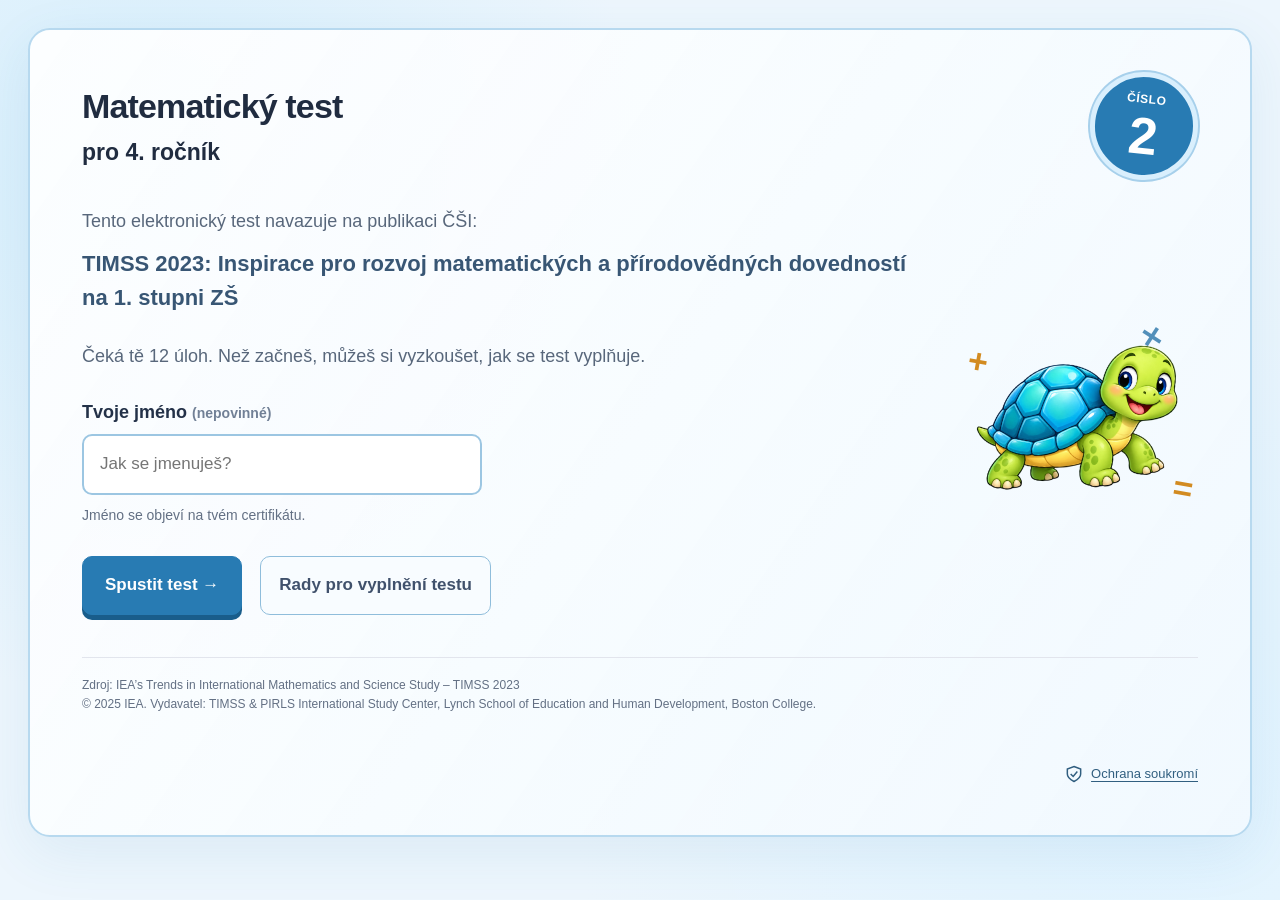
<file: index.html>
<!doctype html><html lang="cs"><head><meta charset="utf-8"><meta name="viewport" content="width=device-width,initial-scale=1"><title>Matematický test číslo 2 – úvod</title><link rel="stylesheet" href="common.css?v=4"><link rel="stylesheet" href="test.css?v=4"><link rel="stylesheet" href="v4.css?v=4"><link rel="stylesheet" href="v5.css?v=4"><link rel="stylesheet" href="v6.css?v=4"><link rel="stylesheet" href="v7.css?v=4"><link rel="stylesheet" href="portfolio.css?v=4"><link rel="stylesheet" href="v8.css?v=4"><link rel="stylesheet" href="test-v4.css?v=5"></head><body class="intro"><main class="start-card"><div class="intro-top"><div><h1>Matematický test<span class="grade-subtitle">pro 4. ročník</span></h1></div><span class="test-badge" aria-label="Test číslo 2"><span>ČÍSLO</span><strong>2</strong></span></div><div class="intro-content"><div><p class="intro-label">Tento elektronický test navazuje na publikaci ČŠI:</p><p class="publication-title">TIMSS 2023: Inspirace pro rozvoj matematických a přírodovědných dovedností na 1. stupni ZŠ</p><p class="lead">Čeká tě 12 úloh. Než začneš, můžeš si vyzkoušet, jak se test vyplňuje.</p><div class="name-entry"><label for="pupil-name">Tvoje jméno <span class="subtle">(nepovinné)</span></label><input id="pupil-name" type="text" maxlength="60" autocomplete="off" placeholder="Jak se jmenuješ?"><small>Jméno se objeví na tvém certifikátu.</small></div><div class="start-actions"><a class="primary" href="test.html">Spustit test →</a><a class="secondary" href="rady/index.html">Rady pro vyplnění testu</a></div></div><div class="intro-friend" aria-hidden="true"><span class="math-symbol symbol-plus">+</span><span class="math-symbol symbol-times">×</span><span class="math-symbol symbol-equals">=</span><img src="assets/zelvicka.png" alt=""></div></div><div class="source"><p>Zdroj: IEA’s Trends in International Mathematics and Science Study – TIMSS 2023<br>© 2025 IEA. Vydavatel: TIMSS &amp; PIRLS International Study Center, Lynch School of Education and Human Development, Boston College.</p></div><div class="privacy-footer"><button type="button" class="privacy-link" id="privacy-open" aria-haspopup="dialog"><svg viewBox="0 0 24 24" aria-hidden="true"><path d="M12 3 20 6v6c0 5-8 9-8 9s-8-4-8-9V6Z" fill="none" stroke="currentColor" stroke-width="1.8"/><path d="m8 12 3 3 5-6" fill="none" stroke="currentColor" stroke-width="1.8"/></svg>Ochrana soukromí</button></div></main><dialog id="privacy-dialog" aria-labelledby="privacy-title"><button class="dialog-x" id="privacy-x" aria-label="Zavřít">×</button><h2 id="privacy-title">Tvé soukromí</h2><p><strong>Test pracuje jen ve tvém prohlížeči. Žádné údaje z vyplňování testu nikam neodesílá ani je neshromažďuje na žádném serveru. Tvoje jméno, odpovědi a výsledek zůstávají v prohlížeči.</strong></p><p>Jméno psát nemusíš. Můžeš použít i přezdívku.</p><p>Prohlížeč si jméno dočasně pamatuje v této kartě. Když obnovíš zavřenou kartu, může se jméno objevit znovu. Odpovědi a výsledek se neukládají natrvalo.</p><p>Certifikát a přehled odpovědí si můžeš vytisknout nebo uložit. Tyto kopie ti zůstanou.</p><button class="primary" id="privacy-close">Rozumím</button></dialog><script src="privacy.js?v=4"></script><script src="profile.js?v=4"></script><script src="typography.js?v=4"></script></body></html>
</file>
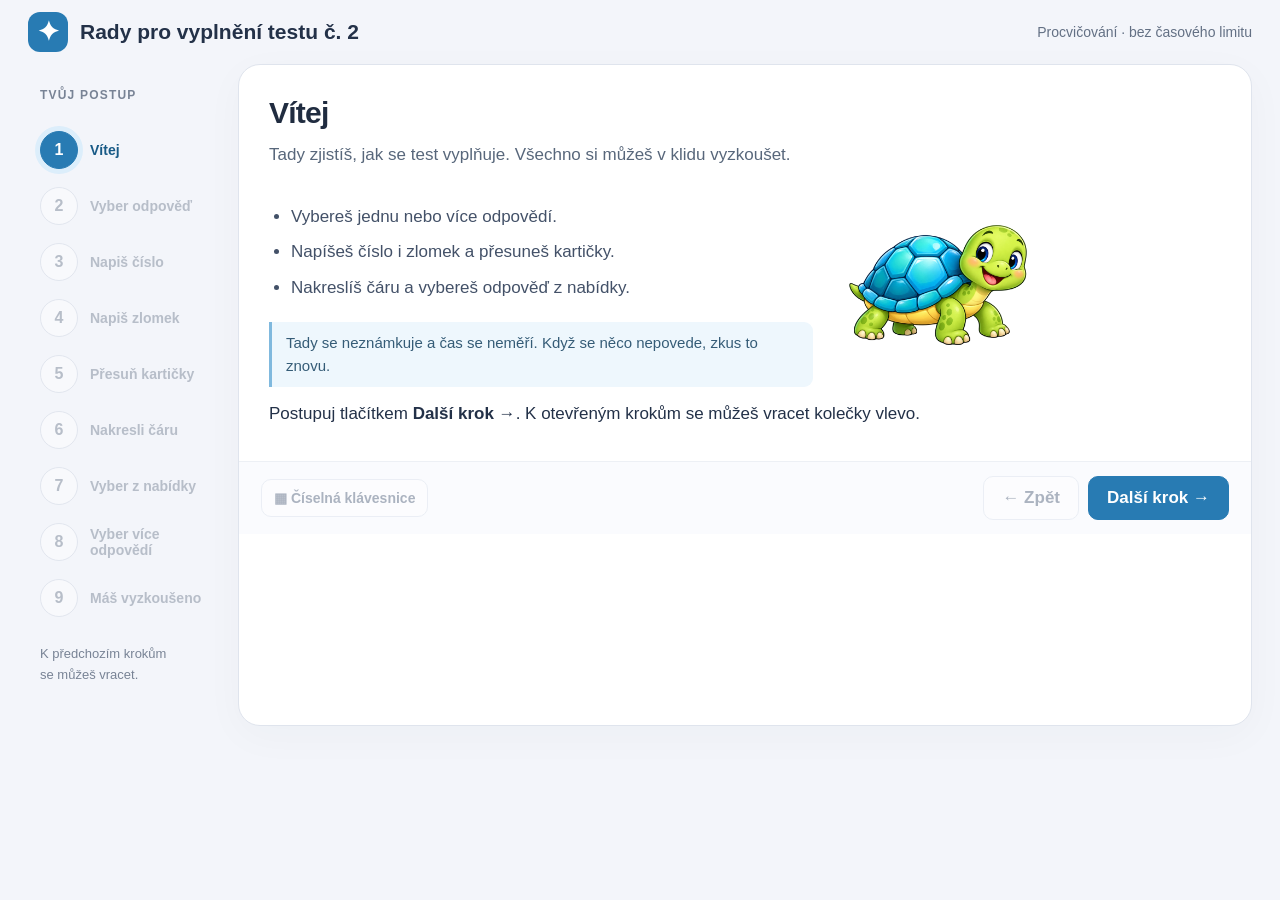
<file: rady/index.html>
<!doctype html>
<html lang="cs"><head><meta charset="utf-8"><meta name="viewport" content="width=device-width,initial-scale=1"><title>Rady pro vyplnění testu číslo 2</title><meta name="description" content="Vyzkoušej si ovládání matematického testu krok za krokem."><link rel="stylesheet" href="rady.css?v=4"><link rel="stylesheet" href="../v4.css?v=4"><link rel="stylesheet" href="../v5.css?v=4"><link rel="stylesheet" href="../v6.css?v=4"><link rel="stylesheet" href="../v7.css?v=4"><link rel="stylesheet" href="../training-test2.css?v=4"><link rel="stylesheet" href="../training-v2.css?v=4"><link rel="stylesheet" href="../portfolio.css?v=4"><link rel="stylesheet" href="../v8.css?v=4"><link rel="stylesheet" href="../choice-cards.css?v=7"></head><body class="tutorial">
<header class="masthead"><a class="brand" href="index.html" aria-label="Rady od začátku"><span class="brand-mark" aria-hidden="true">✦</span> Rady pro vyplnění testu č. 2</a><span class="practice">Procvičování · bez časového limitu</span></header>
<div class="layout"><aside aria-label="Kroky návodu"><span class="rail-title">TVŮJ POSTUP</span><ol id="steps"></ol><p class="rail-note">K předchozím krokům se můžeš vracet.</p></aside><div class="workspace"><main id="content" tabindex="-1"></main><footer><div class="tools"><button id="pad-toggle" class="tool" aria-pressed="false" aria-controls="keypad" title="Otevřít číselnou klávesnici">▦ <span>Číselná klávesnice</span></button></div><div class="navigation"><button id="back" class="secondary">← Zpět</button><button id="next" class="primary">Další krok →</button></div></footer></div></div>
<div id="announcement" class="sr-only" role="status" aria-live="polite"></div>

<section id="keypad" class="floating keypad" aria-label="Číselná klávesnice" hidden><div class="floating-head"><button class="drag-handle" id="pad-handle" aria-label="Přesunout klávesnici, lze také šipkami na klávesnici">✥ Číselná klávesnice</button><button id="pad-close" aria-label="Zavřít klávesnici">×</button></div><p id="pad-target">Vyber odpovědní pole.</p><div id="keys"></div><p class="pad-help"><span class="fraction-icon" aria-hidden="true"><span></span><i></i><span></span></span> Stejné tlačítko přepíná mezi zlomkem a běžným číslem. „Vymazat vše“ smaže celou odpověď.</p></section>
<script src="../scoring.js?v=4"></script><script src="../interactions.js?v=4"></script><script src="../practice-animals.js?v=4"></script><script src="rady.js?v=6"></script><script src="../numeric-input.js?v=6"></script><script src="../keypad.js?v=6"></script><script src="../typography.js?v=4"></script><script src="scroll-cue.js?v=4"></script></body></html>
</file>
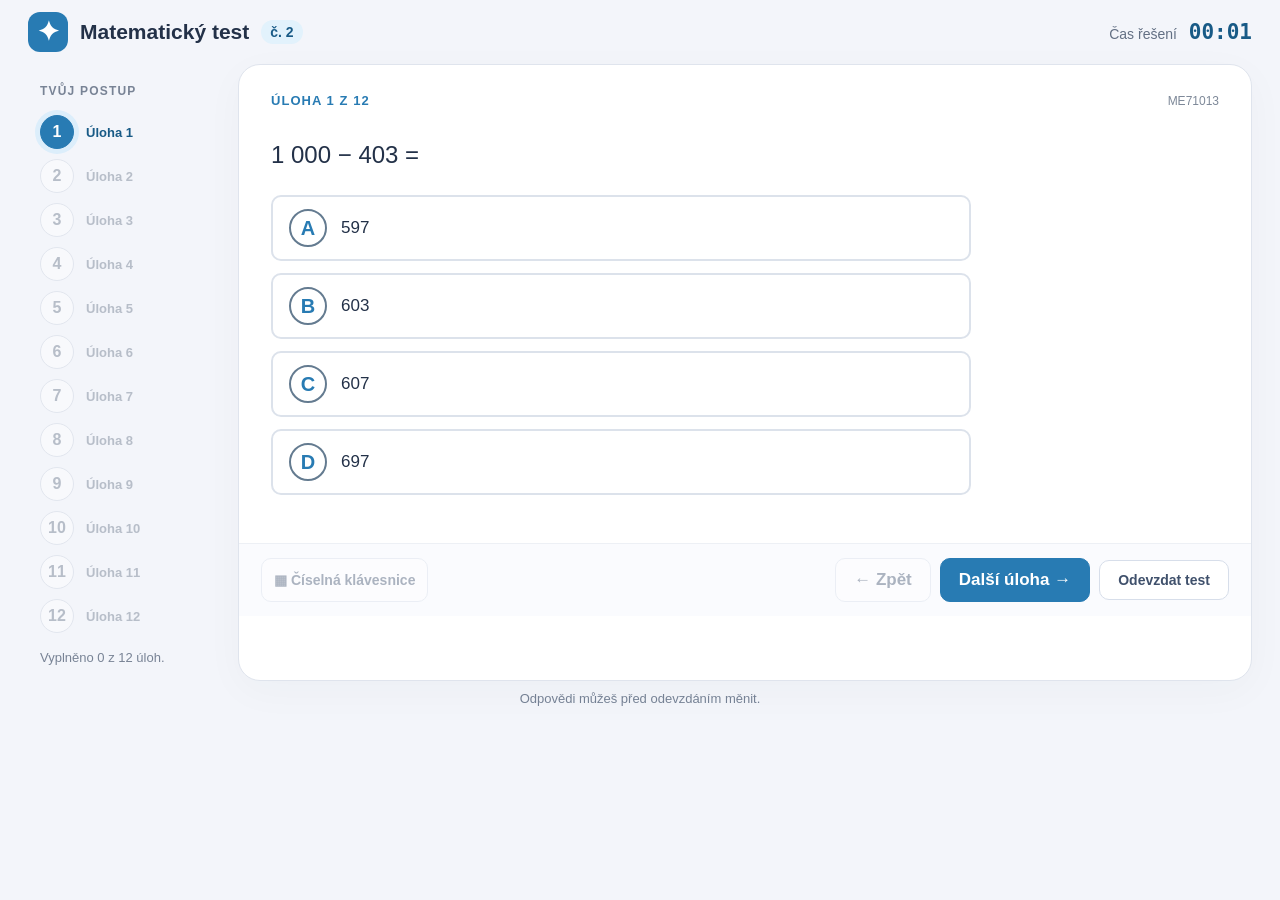
<file: test.html>
<!doctype html><html lang="cs"><head><meta charset="utf-8"><meta name="viewport" content="width=device-width,initial-scale=1"><title>Matematický test číslo 2</title><link rel="stylesheet" href="common.css?v=4"><link rel="stylesheet" href="test.css?v=4"><link rel="stylesheet" href="v4.css?v=4"><link rel="stylesheet" href="v5.css?v=4"><link rel="stylesheet" href="v6.css?v=4"><link rel="stylesheet" href="v7.css?v=4"><link rel="stylesheet" href="test2.css?v=4"><link rel="stylesheet" href="portfolio.css?v=4"><link rel="stylesheet" href="v8.css?v=4"><link rel="stylesheet" href="test-v4.css?v=5"><link rel="stylesheet" href="choice-cards.css?v=7"></head><body class="test-page"><header class="masthead"><span class="brand"><span class="brand-mark" aria-hidden="true">✦</span> Matematický test <span class="small-test-number">č. 2</span></span><span class="practice">Čas řešení <time id="timer">00:00</time></span></header><div class="layout"><aside aria-label="Úlohy testu"><span class="rail-title">TVŮJ POSTUP</span><ol id="steps"></ol><p class="rail-note" id="progress"></p></aside><div class="workspace"><main id="question" tabindex="-1"></main><footer><button id="pad-toggle" class="tool" aria-pressed="false" aria-controls="keypad">▦ Číselná klávesnice</button><div class="navigation"><button id="prev" class="secondary">← Zpět</button><button id="next" class="primary">Další úloha →</button><button id="finish" class="secondary">Odevzdat test</button></div></footer></div></div><p class="test-note">Odpovědi můžeš před odevzdáním měnit.</p><div id="announcement" class="sr-only" role="status"></div><dialog id="confirm"><h2>Odevzdat test?</h2><p id="confirm-text"></p><div class="row"><button id="cancel" class="secondary">Vrátit se k testu</button><button id="submit" class="primary">Odevzdat</button></div></dialog><section id="keypad" class="floating keypad" aria-label="Číselná klávesnice" hidden><div class="floating-head"><button class="drag-handle" id="pad-handle" aria-label="Přesunout klávesnici, lze také šipkami na klávesnici">✥ Číselná klávesnice</button><button id="pad-close" aria-label="Zavřít klávesnici">×</button></div><p id="pad-target">Vyber odpovědní pole.</p><div id="keys"></div><p class="pad-help"><span class="fraction-icon" aria-hidden="true"><span></span><i></i><span></span></span> Stejné tlačítko přepíná mezi zlomkem a běžným číslem. „Vymazat vše“ smaže celou odpověď.</p></section>
<nav id="certificate-tools" hidden aria-label="Náhled certifikátu"><button class="secondary" id="certificate-back">← Zpět na výsledek</button><button class="primary" id="certificate-print">Vytisknout / uložit jako PDF</button><p class="subtle">Certifikát je připravený na jednu stránku A4. V tiskovém okně můžeš vypnout záhlaví a zápatí prohlížeče.</p></nav><nav id="portfolio-tools" hidden aria-label="Náhled odpovědí"><button class="secondary" id="portfolio-back">← Zpět na výsledek</button><button class="primary" id="portfolio-print">Vytisknout / uložit jako PDF</button><p class="subtle">Přehled tvých odpovědí do portfolia. Podle délky může mít více stran A4. V tiskovém okně můžeš vypnout záhlaví a zápatí prohlížeče.</p></nav><section id="portfolio" class="portfolio" aria-label="Moje odpovědi" hidden></section><dialog id="exit-dialog" aria-labelledby="exit-title" aria-describedby="exit-text"><h2 id="exit-title"></h2><p id="exit-text"></p><div class="row"><button id="exit-cancel" class="secondary">Zůstat u výsledků</button><button id="exit-accept" class="primary"></button></div></dialog><section id="certificate" class="certificate" aria-label="Certifikát"></section><dialog id="lesson" class="lesson-dialog" aria-labelledby="lesson-title"><button id="lesson-close" class="secondary lesson-close">Zavřít ×</button><div id="lesson-content" class="lesson-content"></div></dialog><script src="interactions.js?v=4"></script><script src="scoring.js?v=4"></script><script src="state.js?v=6"></script><script src="questions.js?v=4"></script><script src="numeric-input.js?v=6"></script><script src="keypad.js?v=6"></script><script src="profile.js?v=4"></script><script src="certificate.js?v=4"></script><script src="lessons.js?v=4"></script><script src="portfolio.js?v=4"></script><script src="exit-dialog.js?v=4"></script><script src="test.js?v=5"></script><script src="typography.js?v=4"></script></body></html>
</file>
<file: common.css>
:root{font-family:Arial,sans-serif;color:#233148;background:#f3f5fa;font-size:17px;--blue:#287bb3;--blue-dark:#185a86;--orange:#dd7b20;--unit:clamp(24px,3.1vw,42px)}*{box-sizing:border-box}body{margin:0;padding:0 28px 24px}button,input{font:inherit}button{cursor:pointer}button:disabled{cursor:not-allowed;opacity:.42}button:focus-visible,a:focus-visible,input:focus-visible,[tabindex]:focus-visible{outline:3px solid #e79523;outline-offset:4px}button{transition:background .15s,box-shadow .15s}button:hover:not(:disabled){filter:brightness(.96)}[hidden]{display:none!important}.masthead{max-width:1280px;margin:auto;min-height:92px;display:flex;align-items:center;justify-content:space-between;gap:16px}.brand{font-weight:750;color:#233148;text-decoration:none;font-size:21px;display:flex;gap:12px;align-items:center}.brand-mark{background:var(--blue);color:#fff;width:40px;height:40px;border-radius:12px;display:grid;place-items:center;font-size:27px}.practice{color:#637084;font-size:14px}.layout{max-width:1280px;margin:auto;display:grid;grid-template-columns:190px minmax(0,1fr);gap:24px}.rail-title{font-size:12px;letter-spacing:.1em;color:#788395;font-weight:bold}aside{padding:28px 12px}#steps{list-style:none;padding:0;margin:24px 0;display:grid;gap:12px}#steps button{display:flex;align-items:center;gap:12px;border:0;background:transparent;color:#667386;text-align:left;width:100%;padding:3px 0;font-size:14px;font-weight:bold}.circle{display:grid;place-items:center;flex-shrink:0;width:38px;height:38px;border:1px solid #cbd2df;background:#fff;border-radius:50%;font-size:16px}#steps button[aria-current=step]{color:var(--blue-dark)}#steps button[aria-current=step] .circle{background:var(--blue);border-color:var(--blue);color:white;box-shadow:0 0 0 5px #dceefb}.done .circle{background:#e8f4ee;border-color:#acd5be;color:#226342}.rail-note{font-size:13px;line-height:1.6;color:#788395;max-width:135px}.workspace{background:white;border:1px solid #dfe4ed;border-radius:22px;min-width:0;box-shadow:0 10px 40px #24324b08;overflow:hidden}main{min-height:570px;padding:44px 48px 36px;line-height:1.6}main:focus{outline:none}.eyebrow{color:var(--blue);font-size:13px;font-weight:bold;letter-spacing:.08em;text-transform:uppercase}h1{font-size:clamp(28px,3vw,37px);line-height:1.18;letter-spacing:-.025em;margin:12px 0 18px;color:#202c40}h2{font-size:21px;margin:8px 0 12px}p{margin:12px 0}.lead{font-size:19px;color:#58677b;max-width:670px}.welcome{display:grid;grid-template-columns:1.4fr 1fr;align-items:center;gap:20px;margin:24px 0}.welcome img{width:100%;max-width:290px;object-fit:contain}.welcome-list{padding-left:22px;color:#435168}.welcome-list li{padding:8px 0}.hint{background:#eef7fd;border-left:3px solid #80b9de;padding:14px 18px;border-radius:0 9px 9px 0;color:#355c77;font-size:15px;margin:22px 0}.exercise{border:1px solid #dce2eb;background:#fcfdff;border-radius:14px;padding:24px;margin-top:22px}.row{display:flex;gap:16px;align-items:center;flex-wrap:wrap}.clock{background:#25344c;color:white;padding:7px 14px;border-radius:8px;font:700 26px ui-monospace,monospace}.subtle{font-size:14px;color:#718096}.measure{width:calc(4 * var(--unit));height:20px;border-bottom:3px solid #287bb3;position:relative;margin:32px 0 16px 20px}.measure:before,.measure:after{content:'';position:absolute;bottom:-7px;height:12px;width:2px;background:#287bb3}.measure:before{left:0}.measure:after{right:0}.choice-group{display:grid;gap:12px;max-width:550px;border:0;padding:0;margin:18px 0}.choice-group legend{font-size:20px;font-weight:bold;padding-bottom:14px}.choice{cursor:pointer;border:2px solid #dce2eb;border-radius:10px;display:flex;gap:14px;align-items:center;padding:12px 16px;background:#fff}.choice:has(input:checked){border-color:var(--blue);background:#e6f3fc}.choice input{accent-color:var(--blue);width:20px;height:20px}.letter{font-weight:bold;color:var(--blue)}.primary,.secondary,.tool,.check{border-radius:10px;padding:11px 18px;border:1px solid #d7deea;background:#fff;color:#40516c;font-weight:bold}.primary,.check{background:var(--blue);border-color:var(--blue);color:white}.check{margin-top:16px}.secondary{background:white}.tool{font-size:14px;padding:10px 12px}.tool[aria-pressed=true]{background:#e4f2fc;border-color:#83b6d7;color:var(--blue-dark)}footer{border-top:1px solid #edf0f5;padding:20px 24px;display:flex;justify-content:space-between;gap:20px;background:#fafbfe;flex-wrap:wrap}.tools,.navigation{display:flex;gap:9px;align-items:center}.feedback{min-height:30px;margin:14px 0 0;font-weight:bold;font-size:15px;color:#3e7656}.feedback.error{color:#9b5618}.answer-wrap{display:flex;gap:15px;align-items:center;flex-wrap:wrap;margin:20px 0}.answer-box{min-width:150px;min-height:66px;border:2px solid #82b7d9;border-radius:10px;background:white;display:inline-flex;align-items:center;justify-content:center;padding:6px 12px}.answer-box:focus-within{border-color:var(--blue);box-shadow:0 0 0 3px #e4f2fc}.answer-box input{border:0;background:transparent;text-align:center;width:118px;font-size:26px;color:#24324b;outline:none;padding:5px}.answer-box input:focus{background:#edf7fe;border-radius:4px}.fraction{display:inline-flex;flex-direction:column;align-items:center;vertical-align:middle;font-size:23px;line-height:1.1;text-align:center;margin:0 5px}.fraction>span:first-child{border-bottom:2px solid currentColor;min-width:24px;padding:0 5px 4px}.fraction>span:last-child{padding-top:4px}.fraction-editor{display:flex;flex-direction:column}.fraction-editor input{height:37px;width:84px;font-size:23px;border-radius:0}.fraction-editor input:first-child{border-bottom:2px solid #27354b}.floating{position:fixed;z-index:20;border:1px solid #9abfd8;border-radius:13px;box-shadow:0 15px 40px #23314830;background:white}.floating-head{display:flex;justify-content:space-between;background:#e7f3fc;border-radius:13px 13px 0 0}.floating-head button{border:0;background:transparent;color:#245879;padding:10px;font-weight:bold;font-size:14px}.drag-handle{flex:1;text-align:left;cursor:move;touch-action:none}.floating-head>button:last-child{font-size:22px;padding:3px 13px}.keypad{width:270px;right:28px;top:220px}#pad-target{font-size:13px;margin:10px 15px;color:#657286}#keys{display:grid;grid-template-columns:repeat(4,1fr);gap:7px;padding:0 12px 12px}#keys button{border:1px solid #d4d9e4;background:#fafbfe;border-radius:8px;height:49px;font-size:24px;font-weight:bold;color:#2a3650}#keys button[data-key=ok]{grid-column:span 2;background:var(--blue);color:white;border-color:var(--blue)}#keys button[data-key=fraction]{font-size:20px}.ruler{width:calc(var(--unit) * 10.47619);left:36%;top:270px;background:#fffcf0eb;border-color:#d5b870}.ruler .floating-head{background:#fbefcc}.ruler .floating-head button{color:#685024}#ruler-body{transform-origin:center;touch-action:none;background:#fff3cde0;border:1px solid #d5b870;border-radius:4px}#ruler-scale{width:100%;display:block;overflow:visible}.ruler-controls{display:flex;align-items:center;gap:8px;padding:9px;background:#fffdf5;border-radius:0 0 13px 13px;font-size:12px}.ruler-controls label{display:flex;align-items:center;gap:6px;flex:1}.ruler-controls input{min-width:40px;width:100%;accent-color:#aa761c}.ruler-controls button{border:0;background:transparent;font-size:22px}.star{color:#d89522}.drag-status{font-size:14px;color:#657286;min-height:22px}.finish-mark{display:grid;place-items:center;width:68px;height:68px;background:#e2f2fc;color:var(--blue);border-radius:50%;font-size:32px;margin:14px 0 22px}.summary-list{padding-left:23px;line-height:2}.sr-only{position:absolute;width:1px;height:1px;padding:0;margin:-1px;overflow:hidden;clip:rect(0,0,0,0);white-space:nowrap;border:0}@media(max-width:800px){body{padding:0 12px 16px}.masthead{min-height:80px}.practice{display:none}.layout{grid-template-columns:60px minmax(0,1fr);gap:8px}aside{padding:22px 5px}.rail-title,.rail-note,.step-name{display:none}#steps{margin:0;gap:17px}#steps button{justify-content:center}.circle{width:35px;height:35px}main{padding:26px 22px;min-height:540px}.welcome{grid-template-columns:1fr}.welcome img{max-width:180px;margin:auto}.welcome-list{font-size:16px}.lead{font-size:17px}footer{padding:14px;gap:12px}.tool span{display:none}.tool{font-size:23px;padding:7px 13px}.primary,.secondary{padding:10px 12px;font-size:15px}.exercise{padding:16px}.ruler{left:90px;top:220px}.keypad{right:10px;top:185px;width:246px}.brand{font-size:17px}.brand-mark{width:33px;height:33px}}@media(prefers-reduced-motion:reduce){*{transition:none!important}} 

/* Pravítko je přímo nástroj, bez vnějšího panelu. */
.ruler{background:#fff0b8e8;border:1px solid #c2a251;border-radius:5px;box-shadow:0 4px 12px #23314824;transform-origin:center;touch-action:none;user-select:none}
#ruler-scale{cursor:move;touch-action:none}
.ruler>button{position:absolute;bottom:3px;border:0;background:#ead492;color:#584823;border-radius:4px;width:27px;height:25px;line-height:1;font-size:22px;padding:0;touch-action:none}
#ruler-rotate{left:6px;cursor:grab}#ruler-close{right:6px}
.fraction-icon{display:inline-flex;flex-direction:column;align-items:center;justify-content:center;width:25px;height:34px;gap:3px;vertical-align:middle;color:inherit}
.fraction-icon>span{display:block;width:12px;height:10px;border:1.5px solid currentColor;border-radius:1px;background:#edf0f8}
.fraction-icon>i{display:block;width:23px;height:2px;min-height:2px;background:currentColor}
.inline-key{display:inline-flex;align-items:center;justify-content:center;padding:4px 8px;border:1px solid #b8bfd0;border-radius:7px;background:#fafbfe;vertical-align:middle;margin:2px 5px;color:#2a3650}
#keys button[data-key=fraction]{display:flex;align-items:center;justify-content:center}
</file>
<file: test.css>
.intro{padding:50px 22px}.start-card{max-width:940px;margin:auto;padding:54px;background:#fff;border:1px solid #dfe4ed;border-radius:22px;min-height:0}.start-card h1{font-size:clamp(28px,3vw,39px);max-width:790px}.intro-label{margin-top:25px;color:#58677b}.start-actions{display:flex;flex-wrap:wrap;gap:16px;margin:35px 0 20px}.start-actions a,.result-actions a{text-decoration:none;display:inline-block}.source{border-top:1px solid #e2e5ed;margin-top:46px;padding-top:23px;font-size:12px;color:#6c7686;line-height:1.6}.question-header{display:flex;justify-content:space-between;align-items:center;gap:12px}.qid{font-size:12px;color:#7d8898}.task-heading{font-size:28px}#timer{font:700 21px ui-monospace,monospace;color:#185a86;margin-left:8px}#steps{gap:7px;margin:15px 0}#steps .circle{width:34px;height:34px}#steps button{font-size:13px}.options{display:grid;gap:12px;margin:22px 0;max-width:590px}.choice .bubble{font-weight:bold;color:#287bb3;min-width:22px}.choice input{flex-shrink:0}.choice:has(input:checked){background:#e5f3fd}.frac{display:inline-flex;flex-direction:column;vertical-align:middle;text-align:center;line-height:1.1;font-size:23px;margin:0 5px}.frac span:first-child{border-bottom:2px solid;padding-bottom:4px}.frac span:last-child{padding-top:4px}.cards{display:flex;gap:7px;margin:20px 0}.cards span{padding:13px;border:1px solid #bec7d7;border-radius:5px}.figure{display:block;max-width:100%;object-fit:contain}.angles{width:200px;margin:12px auto 20px}.box{width:100px;margin:12px auto}.fruit{width:514px;margin:18px 0}.nets img{max-width:100%;width:200px}.nets .choice>span:last-child{min-width:0}.angle-table{border-collapse:collapse;width:100%;margin:22px 0}.angle-table th{font-size:14px;padding:10px}.angle-table td{padding:5px;text-align:center}.angle-table .choice{padding:10px;justify-content:center;gap:6px}.example{background:#eef0f6}.example .bubble{display:block;color:#185a86}.sub{color:#287bb3;font-size:21px;margin-right:8px}textarea{display:block;font:inherit;width:100%;max-width:480px;min-height:115px;border:2px solid #82b7d9;border-radius:10px;padding:12px;resize:vertical;margin-top:10px}.test-note{text-align:center;color:#758194;font-size:13px}.test-snail-board{position:relative;width:100%;max-width:760px;margin:20px auto}.test-snail-board svg{display:block;width:100%;height:auto}.test-snail{position:absolute;width:100px;height:86px;transform:translateX(-50%);padding:0;background:transparent;border:2px solid transparent;border-radius:10px;touch-action:none;cursor:grab;z-index:2}.test-snail img{width:100%;height:100%;object-fit:contain;pointer-events:none}.test-snail span{position:absolute;right:0;top:0;background:#fff;border:1px solid #bbc5d3;border-radius:50%;width:25px;height:25px;display:grid;place-items:center;font-weight:bold;color:#30425b}.test-snail.selected{border-color:#78acd1;background:#e8f5ff55}.test-snail.dragging{z-index:30;cursor:grabbing;background:#e8f5ff88}.test-snail:disabled{opacity:1}.test-point{cursor:pointer}.test-point:hover circle:first-child,.test-point:focus circle:first-child{fill:#c8e7fb80;stroke:#528fba;stroke-width:2}.review-answer{margin-top:28px;border-left:4px solid #6d997d;background:#f0f8f3;padding:18px;border-radius:0 10px 10px 0}.percent{font-size:62px;font-weight:bold;color:#287bb3}.result-stats{display:flex;gap:30px;flex-wrap:wrap}.result-table{width:100%;border-collapse:collapse;margin:24px 0}.result-table td,.result-table th{border-bottom:1px solid #e3e7ef;padding:9px;text-align:left}.result-table button{font-size:14px;padding:6px 10px}dialog{max-width:520px;border:1px solid #95bddb;border-radius:18px;padding:28px;color:#26324a}dialog::backdrop{background:#1b223966}.navigation{flex-wrap:wrap}#finish{font-size:14px}#pad-toggle{font-size:14px}.keypad{z-index:50}#question{min-height:600px}.result-actions{margin-top:20px}@media(max-width:800px){.intro{padding:20px 12px}.start-card{padding:28px 22px}.masthead .practice{display:block;font-size:12px}.masthead{flex-wrap:wrap;padding:12px 0}.brand{font-size:16px}#question{padding:25px 18px}.angle-table th{font-size:12px;padding:5px}.angle-table .choice{padding:5px;gap:2px}.angle-table input{width:16px;height:16px}.test-snail{width:70px;height:60px}.cards{gap:3px}.cards span{padding:9px}.test-snail-board{min-width:300px}.task-heading{font-size:24px}#question{overflow-x:auto}.navigation{gap:6px}.result-stats{gap:4px}.source{font-size:12px}}@media print{body{padding:0;background:white}.masthead,aside,footer,.test-note,.floating,dialog,.result-actions,.result-table button{display:none!important}.layout{display:block}.workspace{border:0;box-shadow:none}#question{padding:0;min-height:0}.result-table td,.result-table th{font-size:12px;padding:5px}.percent{font-size:40px}.result{break-inside:avoid}}
.intro{background:radial-gradient(circle at 10% 20%,#d5eefc 0,transparent 38%),radial-gradient(circle at 90% 85%,#e0f3ff 0,transparent 42%),#edf6fd;min-height:100vh;padding:30px 22px}.start-card{max-width:1100px;padding:32px 42px;background:linear-gradient(125deg,#ffffffeb,#f1f9ff);border:2px solid #b7d9ef;box-shadow:0 16px 55px #2b75a817;position:relative;overflow:hidden}.intro-top{display:flex;justify-content:space-between;align-items:center;gap:18px}.test-badge{width:116px;height:116px;border-radius:50%;background:#287bb3;color:white;display:flex;flex-direction:column;justify-content:center;align-items:center;border:6px solid #d9effd;box-shadow:0 0 0 2px #a7d0eb;flex-shrink:0;transform:rotate(6deg)}.test-badge>span{font-size:12px;font-weight:bold;letter-spacing:.05em}.test-badge strong{font-size:57px;line-height:1.05}.intro-content{display:grid;grid-template-columns:minmax(0,1fr) 230px;align-items:center;gap:26px}.start-card h1{font-size:clamp(27px,2.7vw,36px)}.intro-label{margin-top:10px}.intro-friend{position:relative;padding-top:35px}.intro-friend img{width:100%;display:block;transform:rotate(-5deg)}.math-symbol{position:absolute;color:#528fba;font-size:34px;font-weight:bold}.symbol-plus{left:4%;top:5px;color:#d28b21;transform:rotate(10deg)}.symbol-times{right:15%;top:-20px;transform:rotate(-12deg)}.symbol-equals{right:2%;bottom:-18px;color:#d28b21;transform:rotate(10deg)}.source{margin-top:30px;padding-top:18px}.start-actions{margin-top:27px;gap:12px}.start-actions .primary{box-shadow:0 5px 0 #195d8b;padding:14px 22px}.start-actions .secondary{background:#f8fcff;border-color:#8fbddb;padding:14px 18px}.small-test-number{background:#e2f2fc;border-radius:15px;padding:4px 9px;color:#185a86;font-size:14px}.results-view .layout{display:block;max-width:1100px}.results-view aside,.results-view footer,.results-view .test-note{display:none}.results-view .masthead{min-height:65px;max-width:1100px}.results-view #question{padding:22px 28px;min-height:0;overflow:visible}.result-top{display:flex;justify-content:space-between;align-items:center;gap:20px}.result-top h1{font-size:26px;margin:8px 0 10px;max-width:560px}.result-numbers{display:flex;align-items:center;gap:17px;flex-shrink:0}.result-numbers .percent{font-size:43px;line-height:1.1}.result-numbers b{font-size:17px}.results-hint{font-size:14px;color:#657589;margin:8px 0 14px}.result-grid{display:grid;grid-template-columns:repeat(2,minmax(0,1fr));gap:8px 14px}.result-item{border:1px solid #d5e1eb;border-radius:10px;background:#fbfdff;display:flex;align-items:center;justify-content:space-between;text-align:left;padding:9px 12px;gap:10px;min-height:51px;color:#26394e;font-size:14px}.result-item:hover{border-color:#74acd1;background:#f0f8fe}.result-question{display:flex;align-items:center;gap:10px;font-weight:bold;white-space:nowrap}.result-index{width:27px;height:27px;background:#e6f2fa;color:#1f6390;border-radius:50%;display:grid;place-items:center}.result-detail{margin-left:auto;display:flex;align-items:center;gap:7px;flex-wrap:wrap;justify-content:flex-end}.status{display:inline-block;padding:4px 9px;border-radius:7px;border:1.5px solid;font-size:13px;font-weight:bold;white-space:nowrap}.status.correct{color:#246340;border-color:#4f956c;background:#edf8f0}.status.incorrect{color:#a33333;border-color:#cb6868;background:#fff1f1}.status.partial{color:#7e590d;border-color:#c69a3a;background:#fff8e6}.sub-results{display:flex;gap:5px;font-size:12px}.sub-results>span{border:1px solid;border-radius:4px;padding:1px 4px}.sub-results .correct{color:#246340}.sub-results .incorrect{color:#a33333}.item-points{font-weight:bold;white-space:nowrap;margin-left:3px}.result-actions{margin-top:18px;gap:10px}.result-actions .primary,.result-actions .secondary{padding:9px 14px;font-size:14px}@media(max-width:900px){.intro-content{grid-template-columns:1fr 150px}.result-item{padding:8px;gap:6px}.result-question{gap:6px}.result-index{display:none}.result-detail{gap:4px}.status{font-size:12px;padding:3px 6px}}@media(max-width:650px){.start-card{padding:24px}.test-badge{width:88px;height:88px;border-width:4px}.test-badge strong{font-size:43px}.test-badge>span{font-size:10px}.intro-content{grid-template-columns:1fr}.intro-friend{max-width:160px;justify-self:center;padding:10px}.start-card h1{font-size:27px}.intro-friend .math-symbol{font-size:24px}.result-top{align-items:flex-start;flex-direction:column;gap:4px}.result-top h1{font-size:23px}.result-grid{grid-template-columns:1fr}.results-view #question{padding:20px 15px}.result-index{display:grid}.result-question{gap:10px}.result-numbers .percent{font-size:35px}.status{font-size:13px}.source{margin-top:24px}.result-actions{align-items:stretch;flex-direction:column}}@media print{.results-view .masthead{display:none}.results-view #question{padding:0}.result-grid{grid-template-columns:repeat(2,minmax(0,1fr));gap:6px}.result-item{break-inside:avoid;font-size:12px;padding:7px;min-height:0}.status{font-size:11px}.result-index{display:none}.result-top h1{font-size:22px}.result-actions,.results-hint{display:none!important}.status{print-color-adjust:exact;-webkit-print-color-adjust:exact}}
</file>
<file: v4.css>
.name-entry{margin:20px 0}.name-entry label{display:block;font-weight:bold}.name-entry input{width:min(100%,340px);padding:11px 14px;border:2px solid #9cc6e2;border-radius:10px;margin-top:6px;background:#fff}.name-entry small{display:block;color:#637084;font-size:13px;margin-top:5px}
.pad-help{font-size:12px;line-height:1.4;margin:2px 13px 12px;color:#40516c}.pad-help .fraction-icon{width:17px;height:24px}.pad-help .fraction-icon span{width:11px;height:7px}#keys button[data-key=clear]{font-size:12px;grid-column:span 2;height:34px}#keys button[data-key=ok]{grid-column:span 2}
.snail-help{display:flex;align-items:center;gap:12px;border:2px solid #94c7e7;border-radius:14px;background:#f0f9ff;color:#205477;padding:8px 18px;font-weight:bold;margin:20px 0}.snail-help img{width:75px;height:58px;object-fit:contain}.lesson-dialog{max-width:850px;width:calc(100% - 30px);max-height:90vh;overflow:auto}.lesson-close{float:right}.lesson-content{clear:both;line-height:1.55}.lesson-content h2{font-size:25px;color:#185a86}.lesson-content svg{max-width:100%;height:auto}.lesson-panels{display:grid;grid-template-columns:repeat(3,1fr);gap:12px}.lesson-card{border-radius:15px;padding:15px;background:#eef8ff;border:1px solid #c4e0f3;text-align:center}.lesson-card h3{font-size:17px;margin:5px 0}.lesson-card p{font-size:15px}.big-number{font-size:46px;letter-spacing:.12em;font-weight:bold;text-align:center}.hundreds{color:#9c4714;background:#ffdeb2;border-radius:8px;padding:2px 8px}.number-stones{display:flex;gap:8px;flex-wrap:wrap;margin:14px 0}.number-stones span{padding:10px;border:2px solid #d1d9e4;border-radius:14px;font-weight:bold;background:#fff}.number-stones .even{background:#ddf2e6;border-color:#82b89a;color:#1c5d38}.lesson-answer{padding:14px;background:#e7f4eb;border-radius:12px;color:#215739}.pairs{font-size:27px;letter-spacing:5px}.certificate{display:none}
@media(max-width:650px){.lesson-panels{grid-template-columns:1fr}.lesson-card svg{max-height:140px}.snail-help{font-size:14px}}
@media print{
 @page{size:A4 portrait;margin:14mm}
 html,body{background:white!important;margin:0!important;padding:0!important;font-family:Arial,sans-serif;color:#233148}
 body>*:not(#certificate){display:none!important}
 #certificate{display:block!important;box-sizing:border-box;width:100%;height:265mm;max-height:265mm;padding:13mm 12mm;border:2px solid #287bb3;border-radius:0;overflow:visible;background:white;break-inside:avoid;print-color-adjust:exact;-webkit-print-color-adjust:exact;text-align:center}
 .cert-top{font-size:13pt;color:#287bb3;letter-spacing:2px;text-transform:uppercase}.cert-title{font-size:38pt;color:#185a86;margin:8mm 0 2mm;font-weight:bold}.cert-subtitle{font-size:18pt;margin:0 0 5mm}.cert-snail{width:44mm;height:35mm;object-fit:contain;margin:2mm auto}.cert-name{font-size:23pt;line-height:1.2;overflow-wrap:anywhere;max-width:150mm;margin:4mm auto 2mm;min-height:12mm}.cert-name.blank{border-bottom:1px dashed #7794ad;width:125mm}.cert-label{font-size:11pt;color:#607489}.cert-stats{display:flex;justify-content:center;gap:13mm;margin:7mm 0;padding:5mm 0;border-top:1px solid #b8d6ea;border-bottom:1px solid #b8d6ea}.cert-stats strong{display:block;font-size:25pt;color:#185a86}.cert-stats span{font-size:11pt}.cert-grade{font-size:20pt;font-weight:bold;margin:5mm 0}.cert-message{font-size:12pt;line-height:1.5;max-width:140mm;margin:4mm auto}.cert-bottom{margin-top:8mm;font-size:11pt;color:#526c82}.cert-stars{font-size:22pt;color:#cb9226;letter-spacing:10px;margin-top:6mm}
}

@media screen {
body.certificate-preview{padding:24px;background:#eaf3fa}.certificate-preview>*:not(#certificate):not(#certificate-tools){display:none!important}#certificate-tools{max-width:182mm;margin:0 auto 20px}#certificate-tools button{margin:0 10px 10px 0}
 .certificate-preview #certificate{display:block!important;box-sizing:border-box;width:182mm;max-width:100%;height:auto;min-height:265mm;padding:13mm 12mm;border:2px solid #287bb3;border-radius:0;overflow:visible;background:white;break-inside:avoid;text-align:center}
 .cert-top{font-size:13pt;color:#287bb3;letter-spacing:2px;text-transform:uppercase}.cert-title{font-size:38pt;color:#185a86;margin:8mm 0 2mm;font-weight:bold}.cert-subtitle{font-size:18pt;margin:0 0 5mm}.cert-snail{width:44mm;height:35mm;object-fit:contain;margin:2mm auto}.cert-name{font-size:23pt;line-height:1.2;overflow-wrap:anywhere;max-width:150mm;margin:4mm auto 2mm;min-height:12mm}.cert-name.blank{border-bottom:1px dashed #7794ad;width:125mm}.cert-label{font-size:11pt;color:#607489}.cert-stats{display:flex;justify-content:center;gap:13mm;margin:7mm 0;padding:5mm 0;border-top:1px solid #b8d6ea;border-bottom:1px solid #b8d6ea}.cert-stats strong{display:block;font-size:25pt;color:#185a86}.cert-stats span{font-size:11pt}.cert-grade{font-size:20pt;font-weight:bold;margin:5mm 0}.cert-message{font-size:12pt;line-height:1.5;max-width:140mm;margin:4mm auto}.cert-bottom{margin-top:8mm;font-size:11pt;color:#526c82}.cert-stars{font-size:22pt;color:#cb9226;letter-spacing:10px;margin-top:6mm}
.certificate-preview #certificate{margin:auto;box-shadow:0 8px 35px #1c507b1a}.cert-name{overflow-wrap:anywhere}
}
</file>
<file: v5.css>
/* Version 5: use available space without clipping content or shrinking controls. */
@media screen {
 body{padding-bottom:16px}.masthead{min-height:64px}.layout{gap:20px}main,#question{min-height:0;padding:26px 32px;line-height:1.5}footer{padding:14px 22px;gap:12px}
 aside{padding-top:20px}.task-heading{margin:9px 0 14px}.test-note{margin:10px 0 0}
 .intro{padding:24px 22px}.start-card{padding:26px 36px;max-width:1100px}.start-card h1{font-size:34px;margin:0 0 5px}.intro-year{margin:0;color:#58677b;font-size:17px}.test-badge{width:94px;height:94px;border-width:5px}.test-badge strong{font-size:46px}.intro-content{grid-template-columns:minmax(0,1fr) 190px;gap:30px;margin-top:15px}.intro-label{font-size:15px;margin:0 0 6px}.publication-title{font-size:18px;font-weight:bold;line-height:1.45;margin:0 0 20px;color:#385674}.start-card .lead{font-size:17px;line-height:1.5;margin:0 0 16px}.name-entry{margin:16px 0}.name-entry label{font-size:16px}.name-entry input{padding:10px 12px}.start-actions{margin:20px 0 8px;gap:12px}.source{margin-top:20px;padding-top:12px;font-size:12px;line-height:1.55;color:#637084}.source p{margin:0}.intro-friend{padding-top:12px}
 .tutorial #content{padding:22px 30px}.tutorial h1{font-size:30px;margin:8px 0 12px}.tutorial .lead{font-size:17px;margin:10px 0;line-height:1.5}.tutorial .exercise{padding:16px 20px;margin-top:14px}.tutorial .hint{margin:14px 0 0;padding:10px 14px}.tutorial .check{margin-top:8px}.tutorial .feedback{margin:8px 0 0;min-height:24px}.tutorial .choice-group{grid-template-columns:repeat(2,minmax(0,1fr));max-width:none;gap:10px;margin:0 0 6px}.tutorial .choice-group legend{padding-bottom:12px}.tutorial .choice{min-height:48px;padding:10px 14px}.tutorial .answer-wrap{margin:12px 0}.tutorial .welcome{margin:14px 0}.tutorial .welcome img{max-width:210px}.tutorial .welcome-list li{padding:5px 0}.tutorial .summary-list{line-height:1.7}.tutorial .finish-mark{width:48px;height:48px;margin:10px 0;font-size:26px}
 .tutorial #content[data-step="4"] .exercise{max-width:540px}.tutorial #content[data-step="4"] .hint{font-size:15px;line-height:1.5}.tutorial #content[data-step="4"] .inline-key{padding:1px 6px}.tutorial #content[data-step="4"] .lead{max-width:720px}.tutorial .drag-status{margin:0;font-size:13px}.tutorial #content[data-step="5"] .exercise{padding:12px 18px}.tutorial #content[data-step="5"] .lead{margin:8px 0}.tutorial #content[data-step="5"] .subtle{line-height:1.4;margin:10px 0 0}.tutorial #content[data-step="5"] .check{margin-top:5px}
 .lesson-dialog{padding:20px 24px;max-height:calc(100dvh - 32px)}.lesson-close{position:sticky;top:0;z-index:2;background:#fff}.lesson-content{line-height:1.45}.lesson-content h2{margin:8px 0 12px}.lesson-content p{margin:10px 0}.lesson-answer{padding:12px}.lesson-panels .lesson-card{padding:12px}
 .juice-steps{display:grid;grid-template-columns:repeat(3,minmax(0,1fr));gap:16px;margin:18px 0}.juice-step{position:relative;background:#fff8e9;border:1px solid #edd19e;border-radius:14px;padding:12px;text-align:center}.juice-step:not(:last-child)::after{content:'→';position:absolute;right:-16px;top:48%;color:#866328;font-size:22px;z-index:1}.juice-step h3{font-size:17px;line-height:1.4;min-height:48px;margin:0 0 8px}.juice-equation{display:flex;align-items:center;justify-content:center;gap:4px;min-height:174px}.juice-jug{width:84px;flex:0 1 84px;min-width:0;height:160px!important}.juice-sign{font-size:24px;color:#936725}.juice-step p{font-size:15px}.juice-step .frac{font-size:21px}
}
@media screen and (min-width:1000px){
 .test-page aside{padding-top:16px;padding-bottom:12px}.test-page #steps{gap:4px;margin:12px 0}.test-page .rail-note{margin-bottom:0}
 .angle-layout{display:grid;grid-template-columns:220px minmax(0,1fr);gap:22px;align-items:center}.angle-table{margin:8px 0}.angle-layout .angles{margin:10px auto}.angle-layout p{font-size:15px}
 .nets.options{grid-template-columns:repeat(2,minmax(0,1fr));max-width:670px;gap:10px}.nets .choice{padding:8px 12px}.nets img{max-height:145px;object-fit:contain}
 .tutorial #content[data-step="4"] .exercise{display:grid;grid-template-columns:1fr 1fr;align-items:center;gap:8px 16px;max-width:600px}
 .tutorial #content[data-step="4"] .exercise h2{margin:0}.tutorial #content[data-step="4"] .exercise .answer-wrap{margin:0}.tutorial #content[data-step="4"] .exercise>p:not(.feedback){grid-column:1/-1;margin:2px 0}.tutorial #content[data-step="4"] .check{justify-self:start}.tutorial #content[data-step="4"] .feedback{font-size:14px}.tutorial #content[data-step="5"] .drag-status{grid-column:1}.tutorial #content[data-step="5"] .check{grid-column:1;justify-self:start}.tutorial #content[data-step="5"] .feedback{grid-column:1;align-self:start}
}
@media screen and (min-width:1100px) and (max-height:780px){
 .masthead{min-height:56px}.tutorial #content{padding:18px 26px}.tutorial h1{font-size:28px}.tutorial .exercise{margin-top:10px}.tutorial .hint{margin-top:10px}.tutorial #content[data-step="5"] .feedback{margin-top:4px;min-height:22px}footer{padding:12px 20px}
}
@media screen and (max-width:800px){
 .intro{padding:16px 12px}.start-card{padding:22px}.start-card h1{font-size:28px}.intro-content{grid-template-columns:1fr}.intro-friend{display:none}.test-badge{width:80px;height:80px}.test-badge strong{font-size:38px}.start-actions{gap:12px}.start-actions a{flex:1;text-align:center}.masthead{min-height:64px}main,#question,.tutorial #content{padding:22px 18px}.tutorial h1{font-size:27px}.tutorial .choice-group{grid-template-columns:1fr}.tutorial .exercise{padding:14px}.juice-steps{grid-template-columns:1fr}.juice-step h3{min-height:0}.juice-step:not(:last-child)::after{content:'↓';right:48%;top:auto;bottom:-21px}.juice-equation{min-height:155px}.lesson-dialog{padding:16px}.source{font-size:12px}.tutorial .welcome{grid-template-columns:1fr}.tutorial .welcome img{max-width:150px}
}
</file>
<file: v6.css>
/* Comfortable reading and large targets take priority over avoiding scrolling. */
@media screen{
 .intro{padding:28px}.start-card{max-width:1240px;min-height:min(800px,calc(100vh - 56px));padding:42px 52px;display:flex;flex-direction:column;justify-content:space-between;gap:26px;line-height:1.7}.start-card h1{font-size:34px;line-height:1.3;margin:0}.intro-content{grid-template-columns:minmax(0,1fr) 240px;gap:50px;margin:0}.intro-label,.publication-title,.start-card .lead,.name-entry label{font-size:18px;line-height:1.7}.intro-label{margin:0 0 10px}.publication-title{margin:0 0 26px}.start-card .lead{margin:0 0 26px}.name-entry{margin:24px 0}.name-entry input{padding:14px 16px;width:min(100%,400px)}.name-entry small{font-size:14px;margin-top:9px}.start-actions{margin:28px 0 8px;gap:18px}.source{margin-top:8px;padding-top:18px;line-height:1.65}.test-badge{width:108px;height:108px}.test-badge strong{font-size:52px}
 .tutorial .choice-group{grid-template-columns:1fr;max-width:620px;gap:10px}.tutorial .choice{min-height:52px}.tutorial #content[data-step="5"] .lead{font-size:18px;max-width:900px;line-height:1.6}.tutorial #content[data-step="5"] .drag-status{font-size:15px;margin:14px 0}.tutorial #content[data-step="5"] .check{margin-top:12px}.tutorial #content[data-step="5"] .feedback{margin:14px 0;min-height:24px}
 .journey-card{padding:18px 20px;margin:20px 0;border:1px solid #a6cee6;border-radius:16px;background:#f2f9ff}.journey-card.orange{border-color:#e7bb98;background:#fff7ed}.journey-card h3{font-size:20px;color:#185a86;margin:0 0 10px}.journey-card.orange h3{color:#98501e}.journey-card .journey-svg{display:block;width:100%;max-width:760px;margin:8px auto}.journey-card p{font-size:17px;line-height:1.6}.journey-card .lesson-answer{margin-bottom:0}.journey-card.orange .lesson-answer{background:#ffead2;color:#81431b}
}

@media screen and (max-width:800px){.intro{padding:16px}.start-card{padding:26px;min-height:0;gap:24px}.start-card h1{font-size:27px}.test-badge{width:82px;height:82px}.test-badge strong{font-size:40px}.intro-content{grid-template-columns:1fr}.intro-label,.publication-title,.start-card .lead,.name-entry label{font-size:17px}.start-actions{gap:14px}.start-actions a{flex-basis:100%}.journey-card{padding:14px 10px}.journey-card p{font-size:16px}.journey-card h3{font-size:18px}}
</file>
<file: v7.css>
@media screen {
  .start-card h1 .grade-subtitle {display:block;font-size:23px;line-height:1.4;margin-top:8px;font-weight:600;letter-spacing:0}
  .start-card .publication-title {font-size:22px;line-height:1.55}
}
@media screen and (max-width:800px) {
  .start-card h1 .grade-subtitle {font-size:20px}
  .start-card .publication-title {font-size:20px}
}
</file>
<file: portfolio.css>
body.portfolio-preview{padding:24px;background:#eaf3fa}
.portfolio-preview>*:not(#portfolio):not(#portfolio-tools){display:none!important}
#portfolio-tools{max-width:210mm;margin:0 auto 20px}
#portfolio-tools button{margin:0 10px 10px 0}
.portfolio{display:none}
.portfolio-preview .portfolio{display:block;background:white;color:#233148;max-width:210mm;margin:auto;padding:14mm;box-shadow:0 8px 35px #1c507b1a;font-size:14px;line-height:1.45}
.portfolio-header{border-bottom:2px solid #287bb3;padding-bottom:14px;margin-bottom:18px}
.portfolio h1{font-size:25px;margin:10px 0}.portfolio h2{font-size:19px;line-height:1.3;margin:0}
.portfolio-task{border-bottom:1px solid #cedbe5;padding:15px 0 21px;break-inside:avoid;page-break-inside:avoid}
.portfolio-task-head{display:flex;align-items:flex-start;justify-content:space-between;gap:15px;margin-bottom:12px}
.portfolio-question p{margin:9px 0}.portfolio .original-figure{max-height:95mm;margin:12px auto}
.portfolio .options{gap:6px;margin:12px 0}.portfolio .choice{padding:8px 10px;min-height:0;flex-wrap:wrap;gap:8px;border:1px solid #b8c6d1;cursor:default}
.portfolio .choice>span:nth-child(3){flex:1;min-width:80px}
.portfolio .bubble{width:25px;height:25px;flex-basis:25px;font-size:15px}
.portfolio .multi-choice>.bubble{flex:0 0 25px;min-width:25px}
.portfolio .multi-choice>span:nth-of-type(3){flex:1;min-width:80px}
.portfolio-choice-mark{font-size:18px;line-height:1;min-width:18px}
.portfolio-selected{border:2px solid #287bb3!important;background:#eff7fc}
.portfolio-mark{font-size:12px;line-height:1.25;font-weight:bold;display:block;white-space:normal}
.portfolio .choice>.portfolio-mark{flex-basis:100%;padding-left:43px}
.portfolio-mark.correct{color:#226342}.portfolio-mark.incorrect{color:#a04428}.portfolio-mark.missing{color:#5c6470}
.portfolio .answer-wrap{gap:8px;margin:12px 0}.portfolio .answer-box{min-width:72px;padding:6px 10px}
.portfolio-number{font-weight:bold;font-size:20px;min-width:45px;text-align:center;display:block}
.portfolio .fraction-editor{display:grid;grid-template-columns:1fr;min-width:60px;text-align:center}
.portfolio .fraction-editor .portfolio-number:first-child{border-bottom:2px solid #233148}
.portfolio .select-answer{gap:5px}.portfolio-dropdown{padding:6px 10px;border:1px solid #91abc0;border-radius:5px;display:inline-block;font-weight:bold}
.portfolio .table-scroll{overflow:visible}
.portfolio .shape-table{min-width:0;table-layout:fixed}
.portfolio .shape-table th:first-child{width:30%}
.portfolio .shape-table th,.portfolio .shape-table td,.portfolio .animal-table th,.portfolio .animal-table td,.portfolio .game-table th,.portfolio .game-table td{padding:6px;font-size:12px}
.portfolio .matrix-choice{padding:2px;gap:3px;cursor:default}
.portfolio .shape-table .bubble{width:21px;height:21px;flex-basis:21px;font-size:13px}
.portfolio .animal-table th img{width:45px;height:45px}
.portfolio .animal-table .answer-box{width:70px;min-width:60px}
.portfolio .animal-table .answer-wrap{flex-direction:column;align-items:center;gap:3px}
.portfolio .tile-rows{gap:12px;margin:14px 0}
.portfolio .tile-row{font-size:18px;gap:10px}
.portfolio .tile-drop{min-width:85px;min-height:65px;font-size:25px}
.portfolio .tile-drop .portfolio-mark{margin:5px 4px;font-size:11px}
.portfolio .drawing-board{max-width:110mm;margin:12px auto}
.portfolio .drawing-area{min-width:0}.portfolio-grid-note{font-size:12px;color:#355c77}
.portfolio-source{font-size:10px;color:#5f6c78;margin-top:18px}
@media screen and (max-width:900px){
 .practice-demo{grid-template-columns:1fr}.practice-demo .practice-coach{display:flex}
 .result-numbers strong{font-size:36px}
}
@media screen and (max-width:600px){
 .simple-card-board .tile-pool,.practice-tile-targets{grid-template-columns:repeat(3,minmax(52px,80px));gap:10px;width:100%}
 .practice-tile-targets .tile-drop{width:100%;min-width:52px;min-height:80px}
 .simple-card-board .tile-card,.simple-card-board .tile-placeholder{height:80px}
 .practice-coach img{width:70px}.practice-coach p{font-size:15px;padding:12px}
 .result-numbers{gap:20px}.result-numbers strong{font-size:34px}
 .portfolio-preview .portfolio{padding:20px 14px}
 .portfolio-task-head{flex-direction:column;gap:7px}
 .portfolio .table-scroll{overflow:auto}
}
@media print{
 @page{size:A4 portrait;margin:14mm}
 body.portfolio-preview{padding:0!important;background:white!important}
 body.portfolio-preview>*:not(#portfolio){display:none!important}
 body.portfolio-preview>#portfolio{display:block!important;max-width:none;width:auto;margin:0;padding:0;box-shadow:none;min-height:0;overflow:visible;font-size:11pt;line-height:1.35}
 body.portfolio-preview>#certificate{display:none!important}
 .portfolio h1{font-size:19pt}.portfolio h2{font-size:14pt}
 .portfolio-task-head{break-after:avoid}.portfolio .choice,.portfolio tr,.portfolio .answer-wrap{break-inside:avoid}
 .portfolio .status{font-size:9pt;white-space:normal}
 .portfolio .original-figure{max-height:82mm}.portfolio .drawing-board{max-width:95mm}
 .portfolio .table-scroll{overflow:visible}
 .portfolio .portfolio-mark{display:block!important}
 .portfolio .bubble{border-width:1px}.portfolio-selected{border-color:#233148!important}
 .portfolio *{print-color-adjust:exact;-webkit-print-color-adjust:exact}
}
</file>
<file: v8.css>
/* Version 8: readable hierarchy, common tutorial and static portfolio. */
/* Version 9: a scroll lesson without reducing the drawing area. */
.tutorial .scroll-coach{display:flex;align-items:center;gap:16px;padding:12px 18px;margin:16px 0;border:2px solid #81b7d8;border-radius:14px;background:#eef8ff;max-width:640px}
.tutorial .scroll-coach[hidden],.tutorial .scroll-cue[hidden]{display:none}
.tutorial .scroll-coach img{width:76px;height:64px;object-fit:contain;flex-shrink:0}
.tutorial .scroll-coach p{margin:0;font-size:17px;line-height:1.5}
.tutorial .scroll-cue{position:fixed;right:20px;bottom:12px;z-index:15;background:#185f8c;color:#fff;border:2px solid #fff;border-radius:24px;padding:10px 18px;font:700 16px Arial,sans-serif;box-shadow:0 3px 14px #16395440;cursor:pointer}
.tutorial .scroll-cue:focus-visible{outline:3px solid #e5a121;outline-offset:3px}
@media(max-width:650px){.tutorial .scroll-coach{gap:10px;padding:10px}.tutorial .scroll-coach img{width:56px;height:52px}.tutorial .scroll-coach p{font-size:16px}}
@media print{.scroll-cue,.scroll-coach{display:none!important}}
.question-header{margin-bottom:26px}
.result-numbers{display:flex;align-items:center;gap:52px;text-align:center}
.result-numbers strong{display:block;color:#287bb3;white-space:nowrap;line-height:1.15}
.result-numbers .score-points strong{font-size:48px}
.result-numbers .score-percent strong{font-size:28px}
.result-numbers span{display:block;font-size:14px;color:#55687a;margin-top:6px}
.result-time{text-align:right;color:#55687a;margin:8px 0 14px}
.cert-stats{gap:24mm;align-items:center}
.cert-stats>div:first-child strong{font-size:30pt}
.cert-stats>div:last-child strong{font-size:21pt}
.portfolio .portfolio-name{font-size:23px;margin:20px 0;overflow-wrap:anywhere}
.portfolio .portfolio-task{break-inside:auto;page-break-inside:auto}
.portfolio .portfolio-task-head{break-after:avoid}
.portfolio .portfolio-question{break-before:avoid}
.portfolio .figure{max-width:100%;max-height:75mm}
.portfolio .angle-layout{display:block}
.portfolio .angles{width:140px;margin:12px 0}
.portfolio .angle-table{font-size:12px;table-layout:fixed;break-inside:avoid}
.portfolio .angle-table th,.portfolio .angle-table td{padding:4px}
.portfolio .angle-table .choice{display:flex;justify-content:center;padding:5px;min-height:0}
.portfolio .angle-table .choice>.portfolio-mark{padding-left:0}
.portfolio .nets{max-width:none;display:grid;grid-template-columns:1fr;gap:8px}
.portfolio .nets .choice{break-inside:avoid}
.portfolio .nets img{width:160px}
.portfolio .portfolio-written{white-space:pre-wrap;border:1px solid #c5d4e2;border-radius:6px;padding:12px;overflow-wrap:anywhere}
.portfolio .portfolio-number{white-space:pre-wrap;overflow-wrap:anywhere}
.portfolio .answer-wrap{break-inside:avoid}
.privacy-footer{display:flex;justify-content:flex-end;margin-top:14px}
.privacy-link{display:inline-flex;align-items:center;gap:7px;border:0;background:none;color:#315f80;font:inherit;font-size:13px;padding:8px 0;text-decoration:underline;text-underline-offset:3px;cursor:pointer}
.privacy-link svg{width:20px;height:20px}
#privacy-dialog,#exit-dialog{width:min(560px,calc(100% - 32px));max-height:85vh;overflow:auto;line-height:1.6}
#privacy-dialog h2,#exit-dialog h2{font-size:24px;color:#185a86;padding-right:20px}
.dialog-x{position:absolute;top:10px;right:12px;border:0;background:none;font-size:27px;color:#315f80;cursor:pointer}
#exit-dialog .row{margin-top:28px;gap:14px;display:flex;flex-wrap:wrap}
.tutorial #content .tutorial-finish-actions{margin-top:38px;padding-top:12px;gap:16px;display:flex;flex-wrap:wrap}
.tutorial #content .tutorial-finish-actions>*{padding:13px 18px}
.tutorial .frac{display:inline-flex;flex-direction:column;vertical-align:middle;text-align:center;line-height:1.2;font-size:26px;margin:0 8px}
.tutorial .frac>span:first-child{border-bottom:2px solid;padding-bottom:3px}
.tutorial .frac>span:last-child{padding-top:3px}
.tutorial .fraction-task{font-size:22px}
.tutorial #content[data-step="3"] .exercise{max-width:none}
.tutorial #content .fraction-icon{display:inline-flex;vertical-align:middle;margin:0 5px}
.calculation{padding:12px 20px;background:#f0f8fe;border-radius:12px;font-size:22px}
.calculation p{line-height:1.6}
@media(max-width:650px){
 .result-numbers{gap:34px}.result-numbers .score-points strong{font-size:40px}.result-numbers .score-percent strong{font-size:25px}
 .result-time{text-align:left}.cert-stats{gap:12mm}
 .portfolio .nets{grid-template-columns:1fr}
 .tutorial #content .tutorial-finish-actions{flex-direction:column;align-items:stretch}
}
@media print{
 body.portfolio-preview #portfolio{display:block!important;overflow:visible!important}
 .portfolio .portfolio-name{font-size:17pt}
 .portfolio .figure{break-inside:avoid}
 .portfolio .portfolio-task{margin-bottom:7mm}
 .portfolio .nets{grid-template-columns:1fr}
 .cert-stats{gap:24mm}
 .cert-stats>div:first-child strong{font-size:30pt}
 .cert-stats>div:last-child strong{font-size:21pt}
}

/* Verze 12: stručnější rady, oba průvodci kreslením zarovnaní doprava. */
.tutorial #content[data-step="5"] .scroll-coach,
.tutorial #content[data-step="5"] .exercise > .practice-coach {
  width: min(100%, 460px);
  max-width: 460px;
  margin-left: auto;
  margin-right: 0;
}
.tutorial #content[data-step="5"] .practice-coach p {margin:0}

/* Verze 13: kreslení a průvodci vedle sebe, s volným prostorem mezi nimi. */
.tutorial .drawing-intro {display:grid;grid-template-columns:minmax(0,1fr) 300px;gap:32px;align-items:start;margin-bottom:24px}
.tutorial #content[data-step="5"] .drawing-intro .scroll-coach {width:100%;max-width:none;margin:0;gap:12px;padding:14px}
.tutorial .drawing-intro-text h1 {margin-top:0}
.tutorial #content[data-step="5"] .drawing-intro-text .lead {margin-bottom:0}
.tutorial .drawing-practice-layout {display:grid;grid-template-columns:minmax(586px,1fr) minmax(240px,280px);gap:32px;align-items:start}
.tutorial .drawing-practice-canvas {min-width:0}
.tutorial .drawing-practice-canvas .drawing-board {margin:0;max-width:586px}
.tutorial .drawing-practice-layout > .practice-coach {display:block;margin:16px 0 0;max-width:none}
.tutorial .drawing-practice-layout > .practice-coach img {display:block;width:84px;margin:0 auto 16px}
.tutorial .drawing-practice-layout > .practice-coach p {margin:0;line-height:1.6}
@media screen and (max-width:1200px) {
 .tutorial .drawing-practice-layout {grid-template-columns:minmax(0,1fr)}
 .tutorial .drawing-practice-layout > .practice-coach {display:flex;gap:16px;max-width:460px;margin:0 0 0 auto}
 .tutorial .drawing-practice-layout > .practice-coach img {margin:0;width:84px}
}
@media screen and (max-width:850px) {
 .tutorial .drawing-intro {grid-template-columns:minmax(0,1fr);gap:24px}
 .tutorial #content[data-step="5"] .drawing-intro .scroll-coach {max-width:460px;margin-left:auto}
}
@media screen and (max-width:600px) {
 .tutorial .drawing-practice-layout > .practice-coach {display:block}
 .tutorial .drawing-practice-layout > .practice-coach img {margin:0 auto 16px}
}

/* Průhledné ilustrace zvířat. */
.animal-choice .practice-animal{display:block;width:84px;height:58px;overflow:visible}
</file>
<file: test-v4.css>
/* Adaptation for test 2. Shared tutorial and interface come from test 1 v14. */
.intro-friend img{object-fit:contain}
.turtle-help img{object-fit:contain}
.portfolio .portfolio-name b{font-size:inherit}
.portfolio .portfolio-task-head h2{font-size:20px}
@media print{.portfolio .portfolio-task-head h2{font-size:14pt}}
</file>
<file: rady/rady.css>
:root{font-family:Arial,sans-serif;color:#233148;background:#f3f5fa;font-size:17px;--blue:#287bb3;--blue-dark:#185a86;--orange:#dd7b20;--unit:clamp(24px,3.1vw,42px)}*{box-sizing:border-box}body{margin:0;padding:0 28px 24px}button,input{font:inherit}button{cursor:pointer}button:disabled{cursor:not-allowed;opacity:.42}button:focus-visible,a:focus-visible,input:focus-visible,[tabindex]:focus-visible{outline:3px solid #e79523;outline-offset:4px}button{transition:background .15s,box-shadow .15s}button:hover:not(:disabled){filter:brightness(.96)}[hidden]{display:none!important}.masthead{max-width:1280px;margin:auto;min-height:92px;display:flex;align-items:center;justify-content:space-between;gap:16px}.brand{font-weight:750;color:#233148;text-decoration:none;font-size:21px;display:flex;gap:12px;align-items:center}.brand-mark{background:var(--blue);color:#fff;width:40px;height:40px;border-radius:12px;display:grid;place-items:center;font-size:27px}.practice{color:#637084;font-size:14px}.layout{max-width:1280px;margin:auto;display:grid;grid-template-columns:190px minmax(0,1fr);gap:24px}.rail-title{font-size:12px;letter-spacing:.1em;color:#788395;font-weight:bold}aside{padding:28px 12px}#steps{list-style:none;padding:0;margin:24px 0;display:grid;gap:12px}#steps button{display:flex;align-items:center;gap:12px;border:0;background:transparent;color:#667386;text-align:left;width:100%;padding:3px 0;font-size:14px;font-weight:bold}.circle{display:grid;place-items:center;flex-shrink:0;width:38px;height:38px;border:1px solid #cbd2df;background:#fff;border-radius:50%;font-size:16px}#steps button[aria-current=step]{color:var(--blue-dark)}#steps button[aria-current=step] .circle{background:var(--blue);border-color:var(--blue);color:white;box-shadow:0 0 0 5px #dceefb}.done .circle{background:#e8f4ee;border-color:#acd5be;color:#226342}.rail-note{font-size:13px;line-height:1.6;color:#788395;max-width:135px}.workspace{background:white;border:1px solid #dfe4ed;border-radius:22px;min-width:0;box-shadow:0 10px 40px #24324b08;overflow:hidden}main{min-height:570px;padding:44px 48px 36px;line-height:1.6}main:focus{outline:none}.eyebrow{color:var(--blue);font-size:13px;font-weight:bold;letter-spacing:.08em;text-transform:uppercase}h1{font-size:clamp(28px,3vw,37px);line-height:1.18;letter-spacing:-.025em;margin:12px 0 18px;color:#202c40}h2{font-size:21px;margin:8px 0 12px}p{margin:12px 0}.lead{font-size:19px;color:#58677b;max-width:670px}.welcome{display:grid;grid-template-columns:1.4fr 1fr;align-items:center;gap:20px;margin:24px 0}.welcome img{width:100%;max-width:290px;object-fit:contain}.welcome-list{padding-left:22px;color:#435168}.welcome-list li{padding:8px 0}.hint{background:#eef7fd;border-left:3px solid #80b9de;padding:14px 18px;border-radius:0 9px 9px 0;color:#355c77;font-size:15px;margin:22px 0}.exercise{border:1px solid #dce2eb;background:#fcfdff;border-radius:14px;padding:24px;margin-top:22px}.row{display:flex;gap:16px;align-items:center;flex-wrap:wrap}.clock{background:#25344c;color:white;padding:7px 14px;border-radius:8px;font:700 26px ui-monospace,monospace}.subtle{font-size:14px;color:#718096}.measure{width:calc(4 * var(--unit));height:20px;border-bottom:3px solid #287bb3;position:relative;margin:32px 0 16px 20px}.measure:before,.measure:after{content:'';position:absolute;bottom:-7px;height:12px;width:2px;background:#287bb3}.measure:before{left:0}.measure:after{right:0}.choice-group{display:grid;gap:12px;max-width:550px;border:0;padding:0;margin:18px 0}.choice-group legend{font-size:20px;font-weight:bold;padding-bottom:14px}.choice{cursor:pointer;border:2px solid #dce2eb;border-radius:10px;display:flex;gap:14px;align-items:center;padding:12px 16px;background:#fff}.choice:has(input:checked){border-color:var(--blue);background:#e6f3fc}.choice input{accent-color:var(--blue);width:20px;height:20px}.letter{font-weight:bold;color:var(--blue)}.primary,.secondary,.tool,.check{border-radius:10px;padding:11px 18px;border:1px solid #d7deea;background:#fff;color:#40516c;font-weight:bold}.primary,.check{background:var(--blue);border-color:var(--blue);color:white}.check{margin-top:16px}.secondary{background:white}.tool{font-size:14px;padding:10px 12px}.tool[aria-pressed=true]{background:#e4f2fc;border-color:#83b6d7;color:var(--blue-dark)}footer{border-top:1px solid #edf0f5;padding:20px 24px;display:flex;justify-content:space-between;gap:20px;background:#fafbfe;flex-wrap:wrap}.tools,.navigation{display:flex;gap:9px;align-items:center}.feedback{min-height:30px;margin:14px 0 0;font-weight:bold;font-size:15px;color:#3e7656}.feedback.error{color:#9b5618}.answer-wrap{display:flex;gap:15px;align-items:center;flex-wrap:wrap;margin:20px 0}.answer-box{min-width:150px;min-height:66px;border:2px solid #82b7d9;border-radius:10px;background:white;display:inline-flex;align-items:center;justify-content:center;padding:6px 12px}.answer-box:focus-within{border-color:var(--blue);box-shadow:0 0 0 3px #e4f2fc}.answer-box input{border:0;background:transparent;text-align:center;width:118px;font-size:26px;color:#24324b;outline:none;padding:5px}.answer-box input:focus{background:#edf7fe;border-radius:4px}.fraction{display:inline-flex;flex-direction:column;align-items:center;vertical-align:middle;font-size:23px;line-height:1.1;text-align:center;margin:0 5px}.fraction>span:first-child{border-bottom:2px solid currentColor;min-width:24px;padding:0 5px 4px}.fraction>span:last-child{padding-top:4px}.fraction-editor{display:flex;flex-direction:column}.fraction-editor input{height:37px;width:84px;font-size:23px;border-radius:0}.fraction-editor input:first-child{border-bottom:2px solid #27354b}.floating{position:fixed;z-index:20;border:1px solid #9abfd8;border-radius:13px;box-shadow:0 15px 40px #23314830;background:white}.floating-head{display:flex;justify-content:space-between;background:#e7f3fc;border-radius:13px 13px 0 0}.floating-head button{border:0;background:transparent;color:#245879;padding:10px;font-weight:bold;font-size:14px}.drag-handle{flex:1;text-align:left;cursor:move;touch-action:none}.floating-head>button:last-child{font-size:22px;padding:3px 13px}.keypad{width:270px;right:28px;top:220px}#pad-target{font-size:13px;margin:10px 15px;color:#657286}#keys{display:grid;grid-template-columns:repeat(4,1fr);gap:7px;padding:0 12px 12px}#keys button{border:1px solid #d4d9e4;background:#fafbfe;border-radius:8px;height:49px;font-size:24px;font-weight:bold;color:#2a3650}#keys button[data-key=ok]{grid-column:span 2;background:var(--blue);color:white;border-color:var(--blue)}#keys button[data-key=fraction]{font-size:20px}.ruler{width:calc(var(--unit) * 10.47619);left:36%;top:270px;background:#fffcf0eb;border-color:#d5b870}.ruler .floating-head{background:#fbefcc}.ruler .floating-head button{color:#685024}#ruler-body{transform-origin:center;touch-action:none;background:#fff3cde0;border:1px solid #d5b870;border-radius:4px}#ruler-scale{width:100%;display:block;overflow:visible}.ruler-controls{display:flex;align-items:center;gap:8px;padding:9px;background:#fffdf5;border-radius:0 0 13px 13px;font-size:12px}.ruler-controls label{display:flex;align-items:center;gap:6px;flex:1}.ruler-controls input{min-width:40px;width:100%;accent-color:#aa761c}.ruler-controls button{border:0;background:transparent;font-size:22px}.snail-exercise{margin-top:15px}.snail-line{position:relative;height:260px;max-width:670px;touch-action:pan-y}.track{position:absolute;left:4%;width:92%;top:108px;height:50px;overflow:visible}.drop-point{cursor:pointer}.drop-point .hit{fill:transparent}.drop-point:hover .hit,.drop-point:focus .hit{fill:#e4f2fc;stroke:#5e9fc9;stroke-width:2}.snail{position:absolute;width:96px;height:82px;border:2px solid transparent;border-radius:12px;background:transparent;touch-action:none;padding:0;cursor:grab;z-index:2;transform:translateX(-50%)}.snail img{height:64px;width:96px;object-fit:contain;pointer-events:none;display:block}.snail span{position:absolute;right:-3px;top:0;background:#fff;border:1px solid #c9cfda;border-radius:50%;width:25px;height:25px;display:grid;place-items:center;font-weight:bold;color:#25344c;font-size:14px}.snail.selected{border-color:#66a3cb;background:#eaf6ff66}.snail.dragging{cursor:grabbing;z-index:25;box-shadow:0 6px 25px #23314820}.snail[data-snail=S]{top:12px}.snail[data-snail=T]{top:173px}.star{color:#d89522}.drag-status{font-size:14px;color:#657286;min-height:22px}.finish-mark{display:grid;place-items:center;width:68px;height:68px;background:#e2f2fc;color:var(--blue);border-radius:50%;font-size:32px;margin:14px 0 22px}.summary-list{padding-left:23px;line-height:2}.sr-only{position:absolute;width:1px;height:1px;padding:0;margin:-1px;overflow:hidden;clip:rect(0,0,0,0);white-space:nowrap;border:0}@media(max-width:800px){body{padding:0 12px 16px}.masthead{min-height:80px}.practice{display:none}.layout{grid-template-columns:60px minmax(0,1fr);gap:8px}aside{padding:22px 5px}.rail-title,.rail-note,.step-name{display:none}#steps{margin:0;gap:17px}#steps button{justify-content:center}.circle{width:35px;height:35px}main{padding:26px 22px;min-height:540px}.welcome{grid-template-columns:1fr}.welcome img{max-width:180px;margin:auto}.welcome-list{font-size:16px}.lead{font-size:17px}footer{padding:14px;gap:12px}.tool span{display:none}.tool{font-size:23px;padding:7px 13px}.primary,.secondary{padding:10px 12px;font-size:15px}.exercise{padding:16px}.ruler{left:90px;top:220px}.keypad{right:10px;top:185px;width:246px}.snail{width:75px}.snail img{width:75px}.snail-line{height:270px}.brand{font-size:17px}.brand-mark{width:33px;height:33px}}@media(prefers-reduced-motion:reduce){*{transition:none!important}} 

/* Pravítko je přímo nástroj, bez vnějšího panelu. */
.ruler{background:#fff0b8e8;border:1px solid #c2a251;border-radius:5px;box-shadow:0 4px 12px #23314824;transform-origin:center;touch-action:none;user-select:none}
#ruler-scale{cursor:move;touch-action:none}
.ruler>button{position:absolute;bottom:3px;border:0;background:#ead492;color:#584823;border-radius:4px;width:27px;height:25px;line-height:1;font-size:22px;padding:0;touch-action:none}
#ruler-rotate{left:6px;cursor:grab}#ruler-close{right:6px}
.fraction-icon{display:inline-flex;flex-direction:column;align-items:center;justify-content:center;width:25px;height:34px;gap:3px;vertical-align:middle;color:inherit}
.fraction-icon>span{display:block;width:12px;height:10px;border:1.5px solid currentColor;border-radius:1px;background:#edf0f8}
.fraction-icon>i{display:block;width:23px;height:2px;min-height:2px;background:currentColor}
.inline-key{display:inline-flex;align-items:center;justify-content:center;padding:4px 8px;border:1px solid #b8bfd0;border-radius:7px;background:#fafbfe;vertical-align:middle;margin:2px 5px;color:#2a3650}
#keys button[data-key=fraction]{display:flex;align-items:center;justify-content:center}

.tutorial-link{text-decoration:none;display:inline-block}
</file>
<file: training-test2.css>
/* Test 2: new interactions, with the established appearance of test 1. */
.options,.tutorial .choice-group{display:flex!important;flex-direction:column!important;gap:12px;max-width:700px}
.bubble{display:grid;place-items:center;flex:0 0 38px;width:38px;height:38px;border:2px solid #647b90;border-radius:50%;font-size:20px;font-weight:bold}
.choice{min-height:58px}.multi-options{border:0;padding:0;margin:18px 0}.multi-choice .bubble{border-radius:7px}
.original-figure{display:block;height:auto;max-width:100%;margin:20px auto}
.original-figure.bags{width:387px}.original-figure.buildings{width:253px}.original-figure.footprints{width:565px}
.original-figure.scales{width:263px}.original-figure.shapes{width:373px}.original-figure.charts{width:771px}
.math-question{font-size:24px}.task-rules{padding-left:25px}.task-rules li{margin:9px 0}
.table-scroll{max-width:100%;overflow-x:auto;margin:18px 0}
.game-table,.shape-table,.animal-table{border-collapse:collapse;width:100%;max-width:760px;margin:auto}
.game-table th,.game-table td,.shape-table th,.shape-table td,.animal-table th,.animal-table td{border:1px solid #aabac9;padding:12px;text-align:center}
.game-table thead,.shape-table thead,.animal-table thead{background:#edf6fc}
.shape-table th:first-child{text-align:left;font-weight:normal;width:40%}
.matrix-choice{display:flex;align-items:center;justify-content:center;gap:4px;cursor:pointer;padding:6px;border:2px solid transparent;border-radius:9px}
.matrix-choice input{width:18px;height:18px;accent-color:#287bb3}.matrix-choice:has(input:checked){background:#e6f3fc;border-color:#287bb3}
.select-pair{display:flex;gap:18px;align-items:center;flex-wrap:wrap;margin:20px 0}
.select-answer{display:flex;gap:10px;flex-direction:column}
.select-answer select{font:inherit;min-height:56px;padding:12px 38px 12px 14px;border:2px solid #82b7d9;border-radius:9px;color:#233148;background:white;max-width:100%}
.select-answer select:disabled{opacity:1;color:#233148}
.animal-table{min-width:530px}.animal-table th{font-weight:normal}
.animal-table th[scope=row]{display:table-cell;vertical-align:middle;text-align:left;white-space:nowrap;border:1px solid #aabac9}
.animal-table th[scope=row] img{width:74px;height:86px;object-fit:contain;vertical-align:middle;margin-right:8px}
.animal-table .answer-wrap{margin:0;gap:4px;justify-content:center;flex-direction:column}
.animal-table .answer-wrap>span:first-child{position:absolute;width:1px;height:1px;overflow:hidden;clip:rect(0,0,0,0)}
.animal-table .answer-box{min-width:104px;width:112px;padding:5px}
.animal-table .answer-box input{width:88px;max-width:100%}
.card-board{max-width:740px;margin:22px 0}.tile-pool{display:grid;grid-template-columns:repeat(4,88px);gap:14px;justify-content:start;padding:12px;border:2px solid #d7e7f2;background:#f2f8fc;border-radius:12px;min-height:120px;width:max-content;max-width:100%}
.tile-card,.tile-placeholder{display:grid;place-items:center;width:88px;height:84px;border:2px solid #6798b9;background:white;border-radius:9px;font-size:32px;font-weight:bold;color:#233148}
.tile-card{cursor:grab;touch-action:none}.tile-placeholder{border-style:dotted;color:#91a5b8;background:transparent}
.tile-card.selected,.tile-drop.selected{box-shadow:0 0 0 4px #f0bd5a;border-color:#b37513}
.tile-rows{display:grid;gap:22px;margin:24px 0}.tile-row{display:flex;align-items:center;gap:16px;font-size:22px;font-weight:bold;flex-wrap:wrap}
.tile-drop{display:flex;flex-direction:column;justify-content:center;align-items:center;min-width:96px;min-height:88px;border:3px dashed #82b7d9;border-radius:10px;background:#f2f9fd;color:#879db0;font-size:32px;font-weight:bold;touch-action:none}
.tile-drop.filled{border-style:solid;color:#233148;background:white;cursor:grab}.tile-drop:disabled{opacity:1;cursor:default}
.drag-over{background:#e0f1df!important;border-color:#5b9e76!important}
.tile-return{font-size:14px}.tile-ghost{position:fixed;z-index:60;pointer-events:none;width:84px;height:84px;display:grid;place-items:center;background:#fff;border:3px solid #287bb3;border-radius:9px;font-size:32px;font-weight:bold;box-shadow:0 8px 24px #23314840}
.drawing-board{display:flex;gap:14px;align-items:flex-start;max-width:640px;overflow-x:auto;margin:16px 0}
.drawing-area{flex:0 1 480px;min-width:290px}.drawing-grid{width:100%;height:auto;display:block;touch-action:none;user-select:none;border-radius:10px;background:#fff}
.drawing-tools{display:flex;flex-direction:column;gap:10px;flex:0 0 92px;padding-top:25px}
.draw-tool{display:flex;flex-direction:column;align-items:center;justify-content:center;gap:5px;border:2px solid #b4cad9;border-radius:10px;background:#f8fbfd;min-height:76px;width:88px;color:#35516a;font-size:14px;font-weight:bold;padding:8px}
.draw-tool svg{width:27px;height:27px}.draw-tool[aria-pressed=true]{background:#e5f3fc;border-color:#287bb3;box-shadow:0 0 0 3px #cce6f7}
.drawing-help{max-width:630px}.drawing-grid:focus-visible{outline-offset:-4px}
.part-status{display:block;font-size:13px;font-weight:bold;line-height:1.35;margin-top:5px}
.part-correct .part-status{color:#226342}.part-incorrect .part-status{color:#a04427}
.answer-correct{border-color:#79b391!important;background:#edf8f0!important}.answer-incorrect{border-color:#d7a091!important;background:#fff3ee!important}
.answer-missing{border-color:#d7b469!important;background:#fff9e9!important}
.multi-choice{flex-wrap:wrap}.multi-choice>span:nth-of-type(2){flex:1;min-width:100px}.multi-choice .part-status{flex:0 0 100%;padding-left:53px}
.review-summary{margin:10px 0 18px}.part-correct .answer-box{border-color:#79b391}.part-incorrect .answer-box{border-color:#d7a091}
.review-step-correct .circle{background:#e8f4ee!important;border-color:#acd5be!important;color:#226342!important}
.review-step-incorrect .circle{background:#fff0ea!important;border-color:#e5b3a3!important;color:#a04427!important}
.review-step-partial .circle{background:#fff7e3!important;border-color:#dfc681!important;color:#8f6820!important}
.teaching-step{border:1px solid #d9e8f3;background:#f8fbfd;border-radius:12px;padding:14px 18px;margin:16px 0}
.teaching-step h3{margin:0 0 8px;font-size:20px;color:#245879}.teaching-step p{margin:8px 0}
.teaching-svg{display:block;max-width:100%;width:580px;height:auto;margin:15px auto}
.balance-lesson{display:grid;grid-template-columns:263px minmax(0,1fr);gap:24px;align-items:center}.balance-lesson .teaching-step{margin:10px 0}
.solution-grid{max-width:480px;margin:auto}.solution-grid .drawing-board{margin:0}.solution-grid .ink-layer line{stroke:#29845b}
.fish-results{display:flex;justify-content:center;gap:18px;flex-wrap:wrap}.fish-result{display:flex;flex-direction:column;align-items:center;padding:16px;width:160px;border-radius:12px;border:2px solid #b9d4e5;gap:8px}
.fish-result img{width:65px;height:65px;object-fit:contain}.fish-result strong{font-size:30px}.fish-result.blue{background:#edf7fd}.fish-result.red{background:#fff0ed;border-color:#e9b4aa}.fish-result.yellow{background:#fff8df;border-color:#e1ce8b}
.tutorial #content[data-step] .exercise{display:block;max-width:none}
.tutorial .choice-group legend{font-size:20px;font-weight:bold;margin-bottom:12px}
.animal-options{border:0;padding:0;margin:10px 0;display:flex;gap:12px;flex-wrap:wrap}
.animal-choice{position:relative;display:flex;align-items:center;flex-direction:column;justify-content:center;gap:6px;border:2px solid #89b3d0;border-radius:9px;background:white;width:112px;min-height:122px;cursor:pointer;padding:10px}
.animal-choice img{max-width:84px;height:58px;object-fit:contain}.animal-choice span{font-size:15px}.animal-choice input{accent-color:#287bb3}
.animal-choice:has(input:checked){border-color:#287bb3;background:#e5f3fc;box-shadow:0 0 0 2px #bedef3}
.turtle-help img{object-fit:contain}
@media screen and (max-width:800px){
 .intro-friend{display:block!important;text-align:center;padding:0}.intro-friend img{max-width:230px}
 .balance-lesson{grid-template-columns:1fr}.tile-pool{grid-template-columns:repeat(4,minmax(44px,1fr));width:100%;gap:7px;padding:8px;min-height:90px}
 .tile-card,.tile-placeholder{width:100%;height:70px;font-size:28px}.tile-row{font-size:19px;gap:10px}.tile-drop{min-width:82px;min-height:80px}
 .shape-table{min-width:450px}.shape-table th,.shape-table td{padding:8px}.matrix-choice{gap:3px;padding:3px}
 .shape-table .bubble{width:32px;height:32px;flex-basis:32px}.game-table th,.game-table td{padding:9px}
 .select-pair{gap:12px}.animal-options{gap:9px}.animal-choice{width:100px;min-height:116px}
}
@media print{.part-status,.drawing-tools,.drawing-help,.tile-return,.card-board .subtle{display:none!important}}
@media screen and (max-width:600px){
 .drawing-board{display:block;overflow-x:visible}.drawing-area{min-width:0;width:100%}
 .drawing-tools{flex-direction:row;padding-top:10px;gap:7px;flex-basis:auto;flex-wrap:wrap}
 .draw-tool{width:76px;min-height:74px}.drawing-tools span{font-size:13px}
 .masthead{flex-wrap:wrap;padding:12px 0;gap:8px}.test-page .masthead .practice{margin-left:auto}
}
</file>
<file: training-v2.css>
/* Verze 2: výsledek, nácvik ovládání a tisk práce do portfolia. */
.result-numbers{gap:24px;text-align:center}
.result-numbers strong{display:block;font-size:43px;line-height:1.15;color:#287bb3;white-space:nowrap}
.result-numbers span{display:block;font-size:14px;margin-top:5px;color:#55687a}
.result-time{text-align:right;margin:6px 0 0}
.simple-card-board .tile-pool{grid-template-columns:repeat(3,88px);background:transparent;border:0;padding:0;min-height:84px}
.simple-card-board .tile-card,.simple-card-board .tile-placeholder{height:88px;border-radius:2px}
.practice-tile-targets{display:grid;grid-template-columns:repeat(3,88px);gap:14px}
.practice-tile-targets .tile-row>span{display:none}
.practice-tile-targets .tile-drop{min-width:88px;min-height:88px;width:88px;border-radius:2px;background:white}
.practice-demo{display:grid;grid-template-columns:minmax(0,1fr) minmax(210px,300px);gap:28px;align-items:center}
.practice-coach{display:flex;align-items:center;gap:12px;max-width:580px;margin:14px 0}
.practice-coach img{width:94px;flex-shrink:0}
.practice-coach p{border:2px solid #e6a222;border-radius:12px;padding:14px 16px;background:white;color:#245879;font-size:16px;line-height:1.5}
.practice-demo .practice-coach{display:block}.practice-demo .practice-coach img{display:block;margin:0 auto}
.practice-demo .card-board{margin:0}.practice-demo .card-board .subtle{font-size:14px}
.practice-demo select{max-width:100%}
body.portfolio-preview{padding:24px;background:#eaf3fa}
.portfolio-preview>*:not(#portfolio):not(#portfolio-tools){display:none!important}
#portfolio-tools{max-width:210mm;margin:0 auto 20px}
#portfolio-tools button{margin:0 10px 10px 0}
.portfolio{display:none}
.portfolio-preview .portfolio{display:block;background:white;color:#233148;max-width:210mm;margin:auto;padding:14mm;box-shadow:0 8px 35px #1c507b1a;font-size:14px;line-height:1.45}
.portfolio-header{border-bottom:2px solid #287bb3;padding-bottom:14px;margin-bottom:18px}
.portfolio h1{font-size:25px;margin:10px 0}.portfolio h2{font-size:19px;line-height:1.3;margin:0}
.portfolio-task{border-bottom:1px solid #cedbe5;padding:15px 0 21px;break-inside:avoid;page-break-inside:avoid}
.portfolio-task-head{display:flex;align-items:flex-start;justify-content:space-between;gap:15px;margin-bottom:12px}
.portfolio-question p{margin:9px 0}.portfolio .original-figure{max-height:95mm;margin:12px auto}
.portfolio .options{gap:6px;margin:12px 0}.portfolio .choice{padding:8px 10px;min-height:0;flex-wrap:wrap;gap:8px;border:1px solid #b8c6d1;cursor:default}
.portfolio .choice>span:nth-child(3){flex:1;min-width:80px}
.portfolio .bubble{width:25px;height:25px;flex-basis:25px;font-size:15px}
.portfolio .multi-choice>.bubble{flex:0 0 25px;min-width:25px}
.portfolio .multi-choice>span:nth-of-type(3){flex:1;min-width:80px}
.portfolio-choice-mark{font-size:18px;line-height:1;min-width:18px}
.portfolio-selected{border:2px solid #287bb3!important;background:#eff7fc}
.portfolio-mark{font-size:12px;line-height:1.25;font-weight:bold;display:block;white-space:normal}
.portfolio .choice>.portfolio-mark{flex-basis:100%;padding-left:43px}
.portfolio-mark.correct{color:#226342}.portfolio-mark.incorrect{color:#a04428}.portfolio-mark.missing{color:#5c6470}
.portfolio .answer-wrap{gap:8px;margin:12px 0}.portfolio .answer-box{min-width:72px;padding:6px 10px}
.portfolio-number{font-weight:bold;font-size:20px;min-width:45px;text-align:center;display:block}
.portfolio .fraction-editor{display:grid;grid-template-columns:1fr;min-width:60px;text-align:center}
.portfolio .fraction-editor .portfolio-number:first-child{border-bottom:2px solid #233148}
.portfolio .select-answer{gap:5px}.portfolio-dropdown{padding:6px 10px;border:1px solid #91abc0;border-radius:5px;display:inline-block;font-weight:bold}
.portfolio .table-scroll{overflow:visible}
.portfolio .shape-table{min-width:0;table-layout:fixed}
.portfolio .shape-table th:first-child{width:30%}
.portfolio .shape-table th,.portfolio .shape-table td,.portfolio .animal-table th,.portfolio .animal-table td,.portfolio .game-table th,.portfolio .game-table td{padding:6px;font-size:12px}
.portfolio .matrix-choice{padding:2px;gap:3px;cursor:default}
.portfolio .shape-table .bubble{width:21px;height:21px;flex-basis:21px;font-size:13px}
.portfolio .animal-table th img{width:45px;height:45px}
.portfolio .animal-table .answer-box{width:70px;min-width:60px}
.portfolio .animal-table .answer-wrap{flex-direction:column;align-items:center;gap:3px}
.portfolio .tile-rows{gap:12px;margin:14px 0}
.portfolio .tile-row{font-size:18px;gap:10px}
.portfolio .tile-drop{min-width:85px;min-height:65px;font-size:25px}
.portfolio .tile-drop .portfolio-mark{margin:5px 4px;font-size:11px}
.portfolio .drawing-board{max-width:110mm;margin:12px auto}
.portfolio .drawing-area{min-width:0}.portfolio-grid-note{font-size:12px;color:#355c77}
.portfolio-source{font-size:10px;color:#5f6c78;margin-top:18px}
@media screen and (max-width:900px){
 .practice-demo{grid-template-columns:1fr}.practice-demo .practice-coach{display:flex}
 .result-numbers strong{font-size:36px}
}
@media screen and (max-width:600px){
 .simple-card-board .tile-pool,.practice-tile-targets{grid-template-columns:repeat(3,minmax(52px,80px));gap:10px;width:100%}
 .practice-tile-targets .tile-drop{width:100%;min-width:52px;min-height:80px}
 .simple-card-board .tile-card,.simple-card-board .tile-placeholder{height:80px}
 .practice-coach img{width:70px}.practice-coach p{font-size:15px;padding:12px}
 .result-numbers{gap:20px}.result-numbers strong{font-size:34px}
 .portfolio-preview .portfolio{padding:20px 14px}
 .portfolio-task-head{flex-direction:column;gap:7px}
 .portfolio .table-scroll{overflow:auto}
}
@media print{
 @page{size:A4 portrait;margin:14mm}
 body.portfolio-preview{padding:0!important;background:white!important}
 body.portfolio-preview>*:not(#portfolio){display:none!important}
 body.portfolio-preview>#portfolio{display:block!important;max-width:none;width:auto;margin:0;padding:0;box-shadow:none;min-height:0;overflow:visible;font-size:11pt;line-height:1.35}
 body.portfolio-preview>#certificate{display:none!important}
 .portfolio h1{font-size:19pt}.portfolio h2{font-size:14pt}
 .portfolio-task-head{break-after:avoid}.portfolio .choice,.portfolio tr,.portfolio .answer-wrap{break-inside:avoid}
 .portfolio .status{font-size:9pt;white-space:normal}
 .portfolio .original-figure{max-height:82mm}.portfolio .drawing-board{max-width:95mm}
 .portfolio .table-scroll{overflow:visible}
 .portfolio .portfolio-mark{display:block!important}
 .portfolio .bubble{border-width:1px}.portfolio-selected{border-color:#233148!important}
 .portfolio *{print-color-adjust:exact;-webkit-print-color-adjust:exact}
}
</file>
<file: choice-cards.css>
/* Answer cards keep native selection and keyboard controls without a visible widget. */
:is(.choice,.matrix-choice,.animal-choice){position:relative}
:is(.choice,.matrix-choice,.animal-choice)>input:is([type="radio"],[type="checkbox"]){
  position:absolute;
  top:0;
  left:0;
  width:1px;
  height:1px;
  margin:0;
  padding:0;
  border:0;
  overflow:hidden;
  clip:rect(0,0,0,0);
  clip-path:inset(50%);
  white-space:nowrap;
}
:is(.choice,.matrix-choice,.animal-choice):has(>input:focus-visible){
  outline:3px solid #e79523;
  outline-offset:4px;
}
</file>
<file: test2.css>
/* Test 2: new interactions, with the established appearance of test 1. */
.options,.tutorial .choice-group{display:flex!important;flex-direction:column!important;gap:12px;max-width:700px}
.bubble{display:grid;place-items:center;flex:0 0 38px;width:38px;height:38px;border:2px solid #647b90;border-radius:50%;font-size:20px;font-weight:bold}
.choice{min-height:58px}.multi-options{border:0;padding:0;margin:18px 0}.multi-choice .bubble{border-radius:7px}
.original-figure{display:block;height:auto;max-width:100%;margin:20px auto}
.original-figure.bags{width:387px}.original-figure.buildings{width:253px}.original-figure.footprints{width:565px}
.original-figure.scales{width:263px}.original-figure.shapes{width:373px}.original-figure.charts{width:771px}
.math-question{font-size:24px}.task-rules{padding-left:25px}.task-rules li{margin:9px 0}
.table-scroll{max-width:100%;overflow-x:auto;margin:18px 0}
.game-table,.shape-table,.animal-table{border-collapse:collapse;width:100%;max-width:760px;margin:auto}
.game-table th,.game-table td,.shape-table th,.shape-table td,.animal-table th,.animal-table td{border:1px solid #aabac9;padding:12px;text-align:center}
.game-table thead,.shape-table thead,.animal-table thead{background:#edf6fc}
.shape-table th:first-child{text-align:left;font-weight:normal;width:40%}
.matrix-choice{display:flex;align-items:center;justify-content:center;gap:4px;cursor:pointer;padding:6px;border:2px solid transparent;border-radius:9px}
.matrix-choice input{width:18px;height:18px;accent-color:#287bb3}.matrix-choice:has(input:checked){background:#e6f3fc;border-color:#287bb3}
.select-pair{display:flex;gap:18px;align-items:center;flex-wrap:wrap;margin:20px 0}
.select-answer{display:flex;gap:10px;flex-direction:column}
.select-answer select{font:inherit;min-height:56px;padding:12px 38px 12px 14px;border:2px solid #82b7d9;border-radius:9px;color:#233148;background:white;max-width:100%}
.select-answer select:disabled{opacity:1;color:#233148}
.animal-table{min-width:530px}.animal-table th{font-weight:normal}
.animal-table th[scope=row]{display:table-cell;vertical-align:middle;text-align:left;white-space:nowrap;border:1px solid #aabac9}
.animal-table th[scope=row] img{width:74px;height:86px;object-fit:contain;vertical-align:middle;margin-right:8px}
.animal-table .answer-wrap{margin:0;gap:4px;justify-content:center;flex-direction:column}
.animal-table .answer-wrap>span:first-child{position:absolute;width:1px;height:1px;overflow:hidden;clip:rect(0,0,0,0)}
.animal-table .answer-box{min-width:104px;width:112px;padding:5px}
.animal-table .answer-box input{width:88px;max-width:100%}
.card-board{max-width:740px;margin:22px 0}.tile-pool{display:grid;grid-template-columns:repeat(4,88px);gap:14px;justify-content:start;padding:12px;border:2px solid #d7e7f2;background:#f2f8fc;border-radius:12px;min-height:120px;width:max-content;max-width:100%}
.tile-card,.tile-placeholder{display:grid;place-items:center;width:88px;height:84px;border:2px solid #6798b9;background:white;border-radius:9px;font-size:32px;font-weight:bold;color:#233148}
.tile-card{cursor:grab;touch-action:none}.tile-placeholder{border-style:dotted;color:#91a5b8;background:transparent}
.tile-card.selected,.tile-drop.selected{box-shadow:0 0 0 4px #f0bd5a;border-color:#b37513}
.tile-rows{display:grid;gap:22px;margin:24px 0}.tile-row{display:flex;align-items:center;gap:16px;font-size:22px;font-weight:bold;flex-wrap:wrap}
.tile-drop{display:flex;flex-direction:column;justify-content:center;align-items:center;min-width:96px;min-height:88px;border:3px dashed #82b7d9;border-radius:10px;background:#f2f9fd;color:#879db0;font-size:32px;font-weight:bold;touch-action:none}
.tile-drop.filled{border-style:solid;color:#233148;background:white;cursor:grab}.tile-drop:disabled{opacity:1;cursor:default}
.drag-over{background:#e0f1df!important;border-color:#5b9e76!important}
.tile-return{font-size:14px}.tile-ghost{position:fixed;z-index:60;pointer-events:none;width:84px;height:84px;display:grid;place-items:center;background:#fff;border:3px solid #287bb3;border-radius:9px;font-size:32px;font-weight:bold;box-shadow:0 8px 24px #23314840}
.drawing-board{display:flex;gap:14px;align-items:flex-start;max-width:640px;overflow-x:auto;margin:16px 0}
.drawing-area{flex:0 1 480px;min-width:290px}.drawing-grid{width:100%;height:auto;display:block;touch-action:none;user-select:none;border-radius:10px;background:#fff}
.drawing-tools{display:flex;flex-direction:column;gap:10px;flex:0 0 92px;padding-top:25px}
.draw-tool{display:flex;flex-direction:column;align-items:center;justify-content:center;gap:5px;border:2px solid #b4cad9;border-radius:10px;background:#f8fbfd;min-height:76px;width:88px;color:#35516a;font-size:14px;font-weight:bold;padding:8px}
.draw-tool svg{width:27px;height:27px}.draw-tool[aria-pressed=true]{background:#e5f3fc;border-color:#287bb3;box-shadow:0 0 0 3px #cce6f7}
.drawing-help{max-width:630px}.drawing-grid:focus-visible{outline-offset:-4px}
.part-status{display:block;font-size:13px;font-weight:bold;line-height:1.35;margin-top:5px}
.part-correct .part-status{color:#226342}.part-incorrect .part-status{color:#a04427}
.answer-correct{border-color:#79b391!important;background:#edf8f0!important}.answer-incorrect{border-color:#d7a091!important;background:#fff3ee!important}
.answer-missing{border-color:#d7b469!important;background:#fff9e9!important}
.multi-choice{flex-wrap:wrap}.multi-choice>span:nth-of-type(2){flex:1;min-width:100px}.multi-choice .part-status{flex:0 0 100%;padding-left:53px}
.review-summary{margin:10px 0 18px}.part-correct .answer-box{border-color:#79b391}.part-incorrect .answer-box{border-color:#d7a091}
.review-step-correct .circle{background:#e8f4ee!important;border-color:#acd5be!important;color:#226342!important}
.review-step-incorrect .circle{background:#fff0ea!important;border-color:#e5b3a3!important;color:#a04427!important}
.review-step-partial .circle{background:#fff7e3!important;border-color:#dfc681!important;color:#8f6820!important}
.teaching-step{border:1px solid #d9e8f3;background:#f8fbfd;border-radius:12px;padding:14px 18px;margin:16px 0}
.teaching-step h3{margin:0 0 8px;font-size:20px;color:#245879}.teaching-step p{margin:8px 0}
.teaching-svg{display:block;max-width:100%;width:580px;height:auto;margin:15px auto}
.balance-lesson{display:grid;grid-template-columns:263px minmax(0,1fr);gap:24px;align-items:center}.balance-lesson .teaching-step{margin:10px 0}
.solution-grid{max-width:480px;margin:auto}.solution-grid .drawing-board{margin:0}.solution-grid .ink-layer line{stroke:#29845b}
.fish-results{display:flex;justify-content:center;gap:18px;flex-wrap:wrap}.fish-result{display:flex;flex-direction:column;align-items:center;padding:16px;width:160px;border-radius:12px;border:2px solid #b9d4e5;gap:8px}
.fish-result img{width:65px;height:65px;object-fit:contain}.fish-result strong{font-size:30px}.fish-result.blue{background:#edf7fd}.fish-result.red{background:#fff0ed;border-color:#e9b4aa}.fish-result.yellow{background:#fff8df;border-color:#e1ce8b}
.tutorial #content[data-step] .exercise{display:block;max-width:none}
.tutorial .choice-group legend{font-size:20px;font-weight:bold;margin-bottom:12px}
.animal-options{border:0;padding:0;margin:10px 0;display:flex;gap:12px;flex-wrap:wrap}
.animal-choice{position:relative;display:flex;align-items:center;flex-direction:column;justify-content:center;gap:6px;border:2px solid #89b3d0;border-radius:9px;background:white;width:112px;min-height:122px;cursor:pointer;padding:10px}
.animal-choice img{max-width:84px;height:58px;object-fit:contain}.animal-choice span{font-size:15px}.animal-choice input{accent-color:#287bb3}
.animal-choice:has(input:checked){border-color:#287bb3;background:#e5f3fc;box-shadow:0 0 0 2px #bedef3}
.turtle-help img{object-fit:contain}
@media screen and (max-width:800px){
 .intro-friend{display:block!important;text-align:center;padding:0}.intro-friend img{max-width:230px}
 .balance-lesson{grid-template-columns:1fr}.tile-pool{grid-template-columns:repeat(4,minmax(44px,1fr));width:100%;gap:7px;padding:8px;min-height:90px}
 .tile-card,.tile-placeholder{width:100%;height:70px;font-size:28px}.tile-row{font-size:19px;gap:10px}.tile-drop{min-width:82px;min-height:80px}
 .shape-table{min-width:450px}.shape-table th,.shape-table td{padding:8px}.matrix-choice{gap:3px;padding:3px}
 .shape-table .bubble{width:32px;height:32px;flex-basis:32px}.game-table th,.game-table td{padding:9px}
 .select-pair{gap:12px}.animal-options{gap:9px}.animal-choice{width:100px;min-height:116px}
}
@media print{.part-status,.drawing-tools,.drawing-help,.tile-return,.card-board .subtle{display:none!important}}
@media screen and (max-width:600px){
 .drawing-board{display:block;overflow-x:visible}.drawing-area{min-width:0;width:100%}
 .drawing-tools{flex-direction:row;padding-top:10px;gap:7px;flex-basis:auto;flex-wrap:wrap}
 .draw-tool{width:76px;min-height:74px}.drawing-tools span{font-size:13px}
 .masthead{flex-wrap:wrap;padding:12px 0;gap:8px}.test-page .masthead .practice{margin-left:auto}
}
</file>
